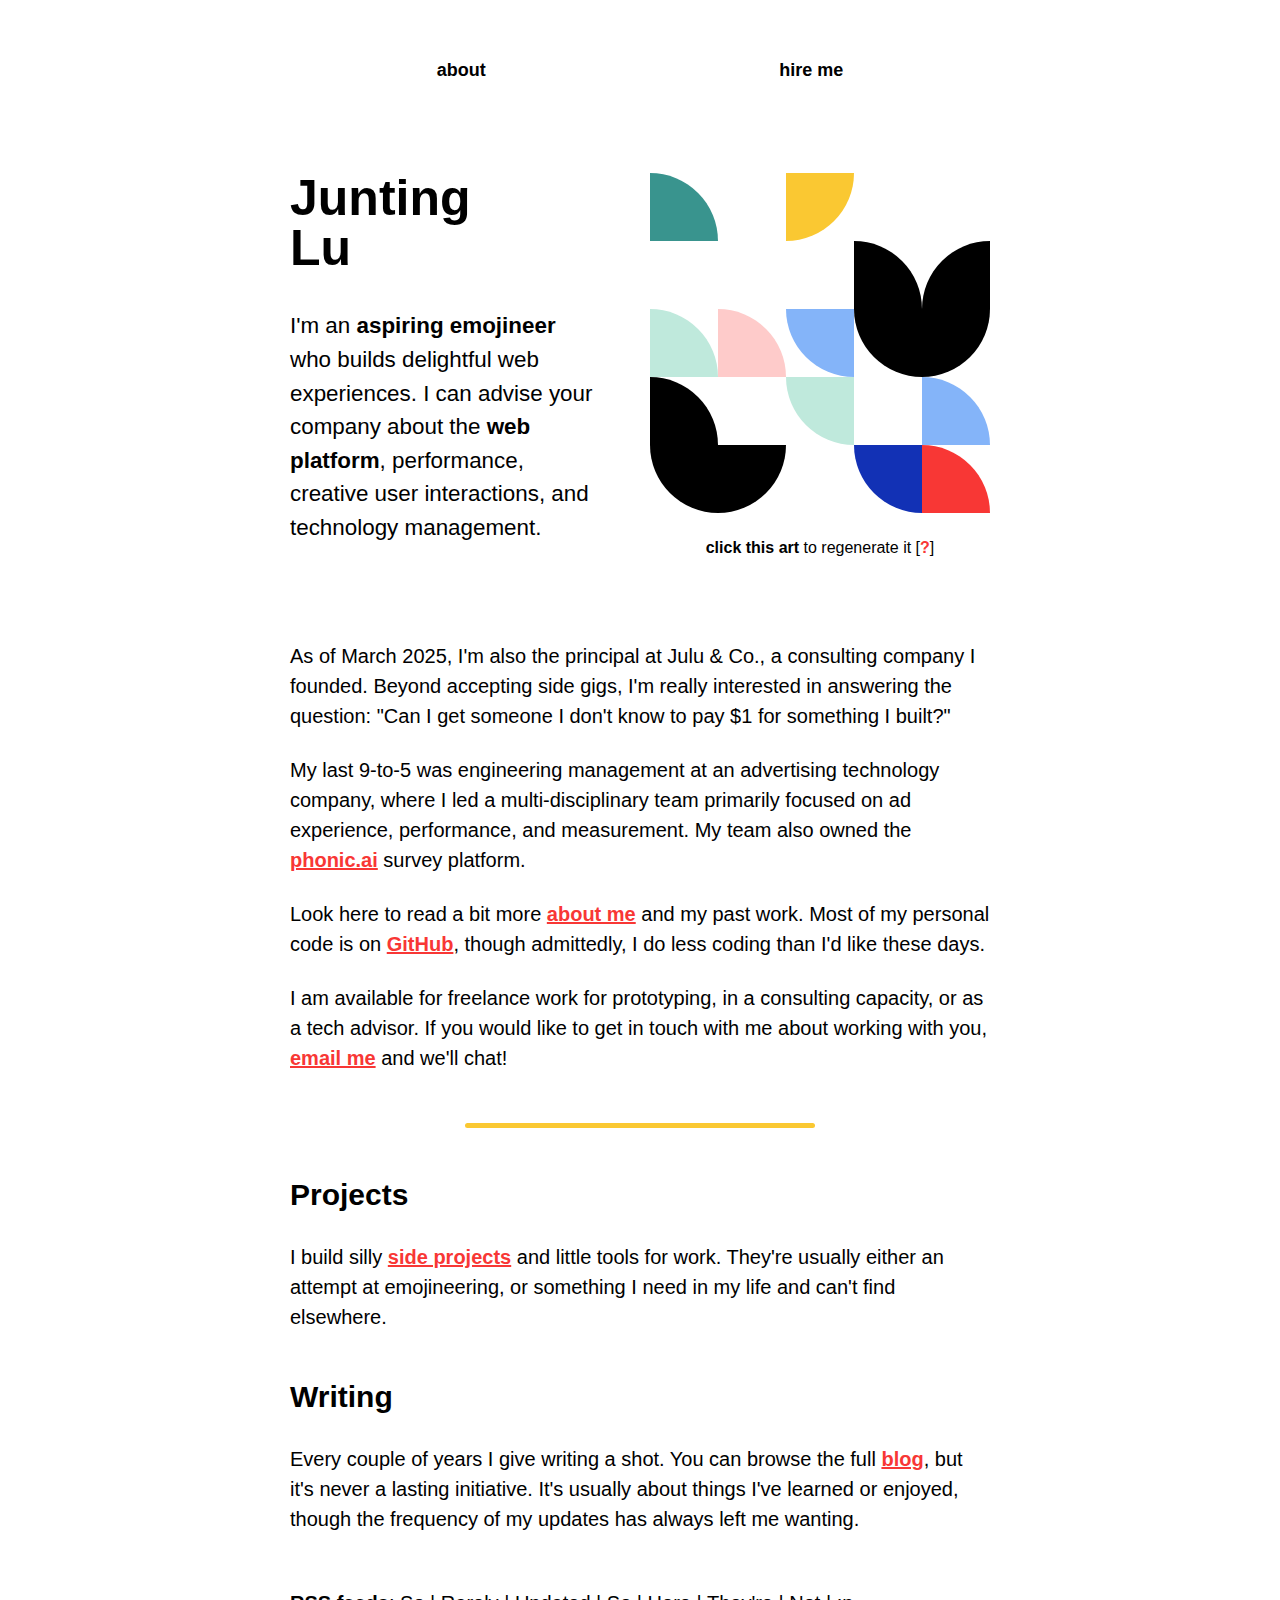
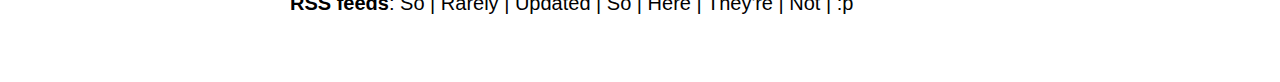
<file: index.html>
<!doctype html>
<html xmlns="http://www.w3.org/1999/xhtml" xml:lang="en" lang="en-us">

<head>
    <meta http-equiv="Content-Type" content="text/html; charset=UTF-8" />

    <title>whatsajunting?</title>
    <meta name="author" content="Junting" />
    <meta name="description" content="whatsajunting?" />
    <meta name="viewport" content="width=device-width, minimum-scale=1, initial-scale=1, user-scalable=yes" />
    <link rel="stylesheet" href="./css/base.css" type="text/css" media="screen, projection" />
    <link rel="shortcut icon" type="image/x-icon" href="/images/favicon.png" />
    <link rel="icon" type="image/png" href="/images/favicon.png" />
    <link rel="manifest" href="/manifest.json" />
    <meta name="theme-color" content="#7BE4D5" />
    <meta name="mobile-web-app-capable" content="yes" />
    <meta name="application-name" content="whatsajunting?" />
    <meta name="apple-mobile-web-app-capable" content="yes" />
    <meta name="apple-mobile-web-app-status-bar-style" content="black-translucent" />
    <meta name="apple-mobile-web-app-title" content="whatsajunting?" />
    <link rel="apple-touch-icon" sizes="192x192" href="/icons/icon-192x192.png" />

    <meta name="msapplication-TileImage" content="images/manifest/icon-192x192.png" />
    <meta name="msapplication-TileColor" content="#7BE4D5" />
    <meta name="msapplication-tap-highlight" content="no" />
    <meta property="og:type" content="website" />
    <meta property="og:site_name" content="my-app" />
    <meta property="og:image" content="icons/icon-192x192.png" />
    <link rel="preconnect" href="https://fonts.gstatic.com/" />
    <link href="./css/css2" rel="stylesheet" />
    <link type="text/css" rel="stylesheet" href="./css/pygments.css" />
</head>

<!-- Google tag (gtag.js) -->
<script async src="https://www.googletagmanager.com/gtag/js?id=G-FM28S8R0M4"></script>
<script>
    window.dataLayer = window.dataLayer || [];
    function gtag() { dataLayer.push(arguments); }
    gtag('js', new Date());

    gtag('config', 'G-FM28S8R0M4');
</script>

<body>
    <nav>
        <ul>
            <li id="home_link" class="og"><a href="/">🏠</a></li>
            <li><a href="/about.html">about</a></li>
            <li><a href="/work.html">hire me</a></li>
            <!-- <li><a href="/blog.html">posts</a></li> -->
            <!-- <li><a href="/projects.html">projects</a></li> -->
        </ul>
    </nav>

    <div class="splash">
        <div class="splash-wrapper">
            <div class="splash-copy">
                <h1>Junting <br />Lu</h1>
                <p>
                    I'm an <b>aspiring emojineer</b> who builds delightful
                    web experiences. I can advise your company about
                    the <b>web platform</b>, performance, creative user
                    interactions, and technology management.
                </p>
            </div>
            <div id="birbs">
                <canvas width="680" height="680" style="width: 340px; height: 340px"></canvas>
                <div class="birbs-legend">
                    <b>click this art</b> to regenerate it
                    <button>[<b>?</b>]</button>
                    <div class="birbs-note">
                        This is a little piece of art. It is randomly
                        generated every time you refresh the page. You can
                        also regenerate it however many times you want by
                        clicking on it. Every art is new!
                    </div>
                </div>
            </div>
        </div>
        <div class="dots"></div>
    </div>

    <section class="content">
        <style>
            #home_link {
                display: none !important;
            }
        </style>
        <p>
            As of March 2025, I'm also the principal at Julu & Co., a consulting company I founded.
            Beyond accepting side gigs, I'm really interested in answering the question:
            "Can I get someone I don't know to pay $1 for something I built?"
        </p>
        <p>
            My last 9-to-5 was engineering management at an advertising
            technology company, where I led a multi-disciplinary team
            primarily focused on ad experience, performance, and
            measurement. My team also owned the
            <a href="https://phonic.ai/">phonic.ai</a> survey platform.
        </p>
        <p>
            Look here to read a bit more <a href="/about">about me</a> and
            my past work. Most of my personal code is on
            <a href="https://github.com/gnitnuj">GitHub</a>, though
            admittedly, I do less coding than I'd like these days.
        </p>
        <p>
            I am available for freelance work for prototyping, in a
            consulting capacity, or as a tech advisor. If you would like to
            get in touch with me about working with you,
            <a href="mailto:junting.lu@gmail.com">email me</a> and we'll
            chat!
        </p>
        <hr />

        <h2>Projects</h2>
        <p>
            I build silly <a href="/projects">side projects</a> and little
            tools for work. They're usually either an attempt at
            emojineering, or something I need in my life and can't
            find elsewhere.
        </p>

        <h2>Writing</h2>
        <p>
            Every couple of years I give writing a shot. You can browse the
            full
            <a href="/blog">blog</a>, but it's never a lasting initiative.
            It's usually about things I've learned or enjoyed, though
            the frequency of my updates has always left me wanting.
        </p>
        <p>
            <br />
            <b>RSS feeds</b>: So | Rarely | Updated | So | Here | They're |
            Not | :p
        </p>
    </section>

    <script src="./js/birds.js"></script>

    <script>
        "use strict";

        // Load the pygments stylesheet so that it's not render blocking.
        var head = document.head;
        var link = document.createElement("link");
        link.type = "text/css";
        link.rel = "stylesheet";
        link.href = "/css/pygments.css";
        head.appendChild(link);
    </script>
</body>

</html>
</file>
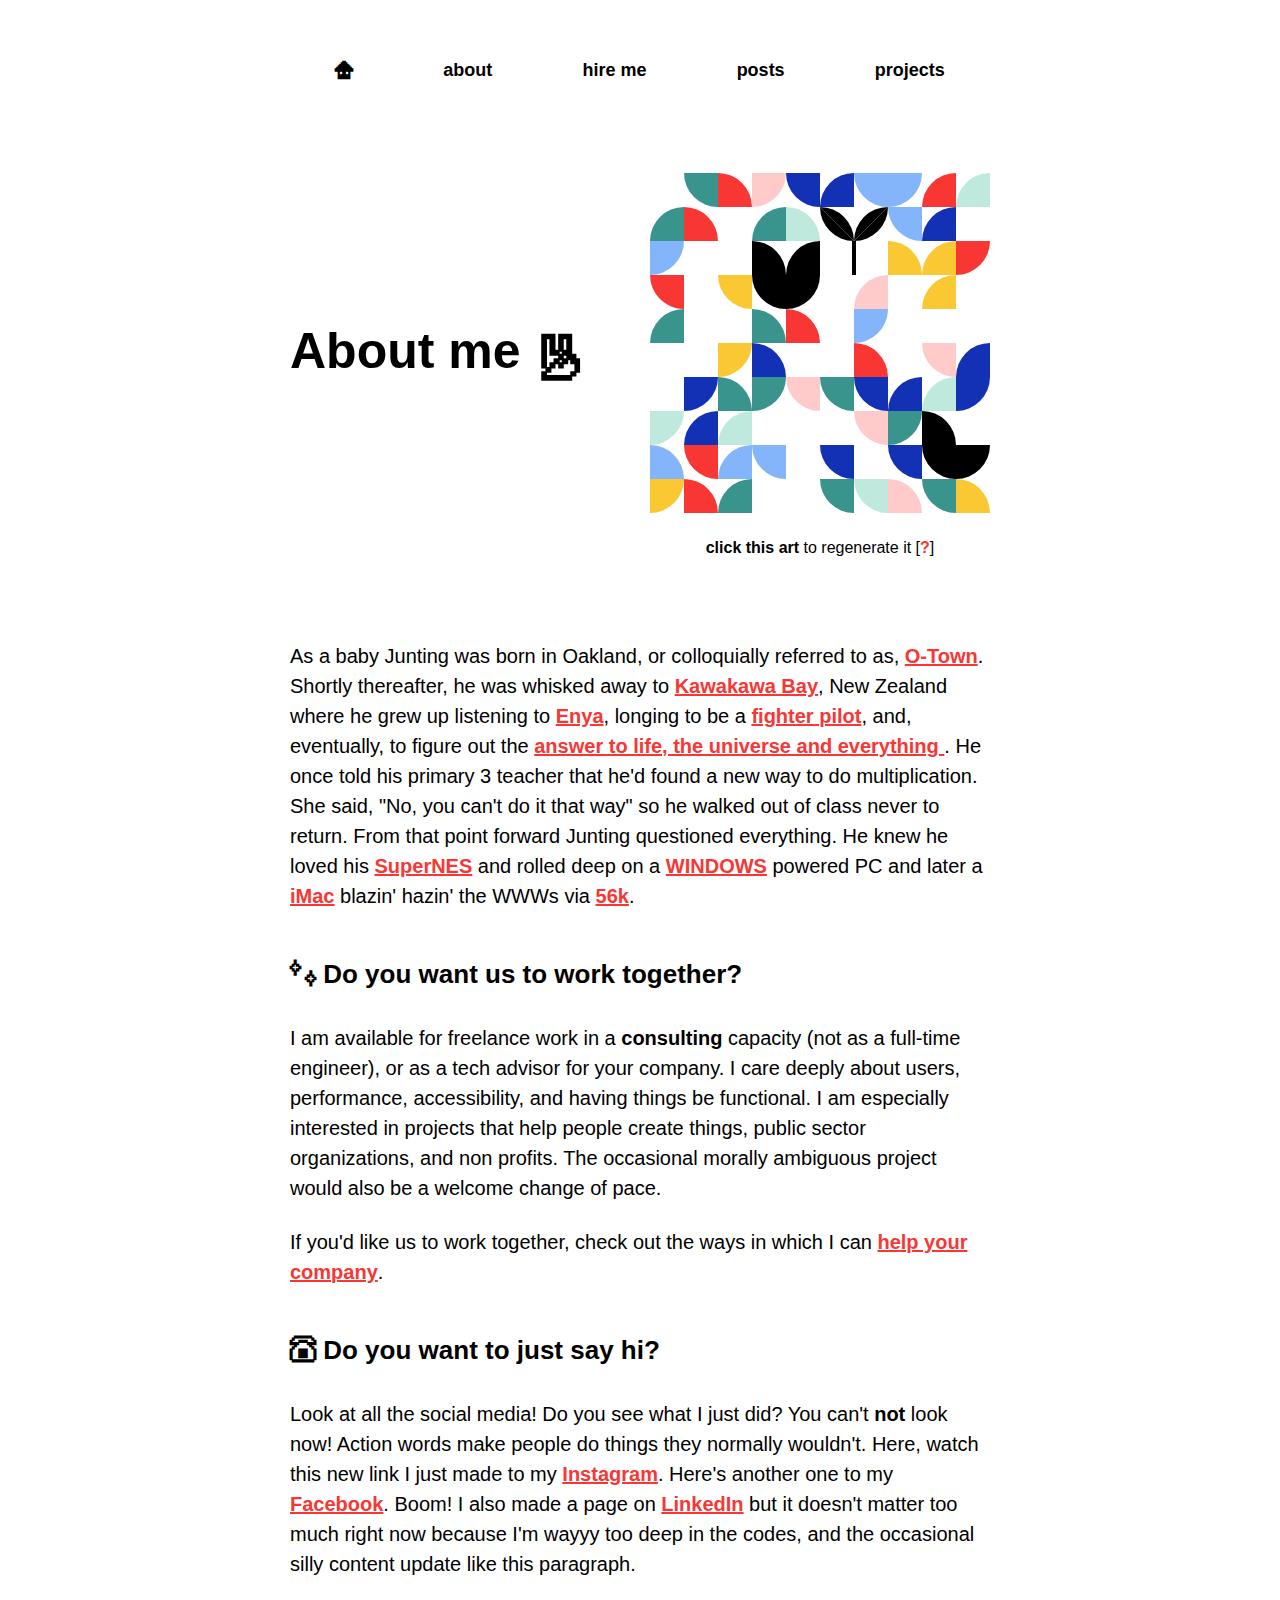
<file: about.html>
<!DOCTYPE html>
<!-- saved from url=(0024)./about/ -->
<html xmlns="http://www.w3.org/1999/xhtml" xml:lang="en" lang="en-us">
  <head>
    <meta http-equiv="Content-Type" content="text/html; charset=UTF-8" />

    <title>About – Junting</title>
    <meta name="author" content="Junting" />
    <meta name="description" content="whatsajunting?" />
    <meta
      name="viewport"
      content="width=device-width, minimum-scale=1, initial-scale=1, user-scalable=yes"
    />

    <link
      rel="stylesheet"
      href="../css/base.css"
      type="text/css"
      media="screen, projection"
    />
    <link rel="shortcut icon" type="image/x-icon" href="./images/favicon.png" />
    <link rel="icon" type="image/png" href="./images/favicon.png" />
    <link rel="manifest" href="./manifest.json" />

    <meta name="theme-color" content="#7BE4D5" />
    <meta name="mobile-web-app-capable" content="yes" />
    <meta name="application-name" content="whatsajunting?" />
    <meta name="apple-mobile-web-app-capable" content="yes" />
    <meta
      name="apple-mobile-web-app-status-bar-style"
      content="black-translucent"
    />
    <meta name="apple-mobile-web-app-title" content="whatsajunting?" />

    <link
      rel="apple-touch-icon"
      sizes="192x192"
      href="./icons/icon-192x192.png"
    />

    <meta
      name="msapplication-TileImage"
      content="images/manifest/icon-192x192.png"
    />
    <meta name="msapplication-TileColor" content="#7BE4D5" />
    <meta name="msapplication-tap-highlight" content="no" />

    <meta property="og:type" content="website" />
    <meta property="og:site_name" content="my-app" />
    <meta property="og:image" content="icons/icon-192x192.png" />
    <link rel="preconnect" href="https://fonts.gstatic.com/" />
    <link href="../css/css2" rel="stylesheet" />

    <!-- Google tag (gtag.js) -->
    <script
      async
      src="https://www.googletagmanager.com/gtag/js?id=G-5Y4Y4Q9GJ4"
    ></script>
    <script>
      window.dataLayer = window.dataLayer || [];
      function gtag() {
        dataLayer.push(arguments);
      }
      gtag('js', new Date());

      gtag('config', 'G-5Y4Y4Q9GJ4');
    </script>

    <link type="text/css" rel="stylesheet" href="../css/pygments.css" />
  </head>

  <body>
    <nav>
      <ul>
        <li id="home_link" class="og"><a href="/">🏠</a></li>
        <li><a href="/about.html">about</a></li>
        <li><a href="/work.html">hire me</a></li>
        <li><a href="/blog.html">posts</a></li>
        <li><a href="/projects.html">projects</a></li>
      </ul>
    </nav>
    <div class="splash">
      <div class="splash-wrapper">
        <div class="splash-copy">
          <h1>About me <span class="og">✌︎</span></h1>
          <p></p>
        </div>
        <div id="birbs">
          <canvas
            width="680"
            height="680"
            style="width: 340px; height: 340px"
          ></canvas>
          <div class="birbs-legend">
            <b>click this art</b> to regenerate it
            <button>[<b>?</b>]</button>
            <div class="birbs-note">
              This is a little piece of art. It is randomly generated every time
              you refresh the page. You can also regenerate it however many
              times you want by clicking on it. Every art is new!
            </div>
          </div>
        </div>
      </div>
      <div class="dots"></div>
    </div>
    <section class="content">
      <p>
        As a baby Junting was born in Oakland, or colloquially referred to as,
        <a href="https://www.youtube.com/watch?v=X_YiXpG1ql0">O-Town</a>.
        Shortly thereafter, he was whisked away to
        <a href="https://maps.app.goo.gl/5QHWGKypQTmTaYc5A"
          >Kawakawa Bay</a
        >, New Zealand where he grew up listening to
        <a href="https://www.youtube.com/watch?v=7wfYIMyS_dI">Enya</a>, longing
        to be a
        <a href="https://www.youtube.com/watch?v=HNR_HofJ_Fs">fighter pilot</a>,
        and, eventually, to figure out the
        <a
          href="https://www.google.com/search?q=answer+to+life,+the+universe+and+everything&amp;oq=answer+to+life,+the+universe+and+everything"
        >
          answer to life, the universe and everything </a
        >. He once told his primary 3 teacher that he&#39;d found a new way to
        do multiplication. She said, &quot;No, you can&#39;t do it that
        way&quot; so he walked out of class never to return. From that point
        forward Junting questioned everything. He knew he loved his
        <a
          href="https://www.youtube.com/watch?v=AacoxHFYvZw&amp;feature=related"
          >SuperNES</a
        >
        and rolled deep on a
        <a href="https://en.wikipedia.org/wiki/Windows_95">WINDOWS</a> powered
        PC and later a
        <a
          href="https://www.google.com/search?q=pink+imac+400mhz&amp;source=lnms&amp;tbm=isch&amp;sa=X&amp;ved=0ahUKEwidhL7x0b_bAhW3IDQIHYvQAiUQ_AUICygC&amp;biw=1422&amp;bih=1226"
          >iMac</a
        >
        blazin&#39; hazin&#39; the WWWs via
        <a href="https://www.youtube.com/watch?v=p8XKhCfsTts">56k</a>.
      </p>

      <h3><span class="og">✨ </span> Do you want us to work together?</h3>
      <p>
        I am available for freelance work in a <b>consulting</b> capacity (not
        as a full-time engineer), or as a tech advisor for your company. I care
        deeply about users, performance, accessibility, and having things be
        functional. I am especially interested in projects that help
        people create things, public sector organizations, and non profits. 
        The occasional morally ambiguous project would also be a welcome 
        change of pace.
      </p>
      <p>
        If you'd like us to work together, check out the ways in which I can
        <a href="./work.html">help your company</a>.
      </p>
      <p></p>
      <h3><span class="og">☎︎ </span> Do you want to just say hi?</h3>
      <p>
        Look at all the social media! Do you see what I just did? 
        You can&#39;t <b>not</b> look now! Action words make people do things they 
        normally wouldn&#39;t. Here, watch this new link I just made to my
        <a href="https://www.instagram.com/whatsajunting/">Instagram</a>.
        Here&#39;s another one to my
        <a href="https://www.facebook.com/juntinglu">Facebook</a>. Boom! I also
        made a page on
        <a href="https://www.linkedin.com/in/junting/">LinkedIn</a> but it
        doesn&#39;t matter too much right now because I&#39;m wayyy too deep
        in the codes, and the occasional silly content update like this
        paragraph.
      </p>
    </section>
    
    <script src="../js/birds.js"></script>

    <script>
      'use strict';

      // Load the pygments stylesheet so that it's not render blocking.
      var head = document.head;
      var link = document.createElement('link');
      link.type = 'text/css';
      link.rel = 'stylesheet';
      link.href = '/css/pygments.css';
      head.appendChild(link);
    </script>
  </body>
</html>
</file>
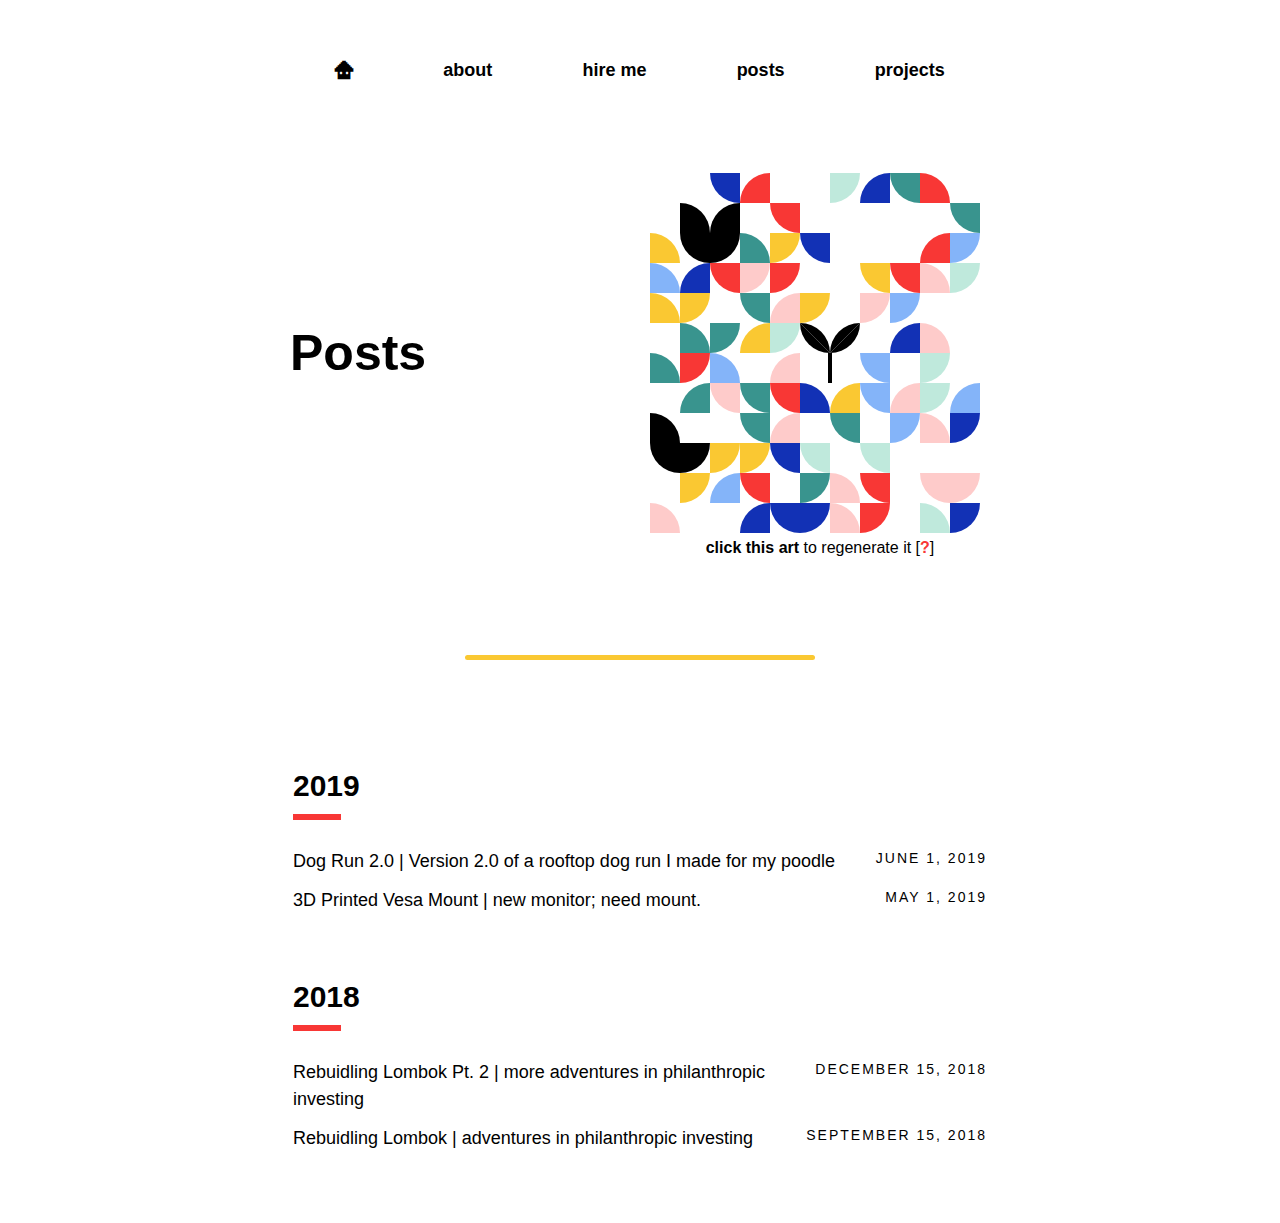
<file: blog.html>
<!DOCTYPE html>

<html xmlns="http://www.w3.org/1999/xhtml" xml:lang="en" lang="en-us">
  <head>
    <meta http-equiv="Content-Type" content="text/html; charset=UTF-8" />

    <title>Blog – Junting</title>
    <meta name="author" content="Junting" />
    <meta name="description" content="Junting&#39;s blog" />
    <meta
      name="viewport"
      content="width=device-width, minimum-scale=1, initial-scale=1, user-scalable=yes"
    />
    <link
      rel="stylesheet"
      href="./css/base.css"
      type="text/css"
      media="screen, projection"
    />
    <link rel="shortcut icon" type="image/x-icon" href="/images/favicon.png" />
    <link rel="icon" type="image/png" href="/images/favicon.png" />
    <link rel="manifest" href="/manifest.json" />

    <meta name="theme-color" content="#7BE4D5" />

    <meta name="mobile-web-app-capable" content="yes" />
    <meta name="application-name" content="Junting&#39;s blog" />

    <meta name="apple-mobile-web-app-capable" content="yes" />
    <meta
      name="apple-mobile-web-app-status-bar-style"
      content="black-translucent"
    />
    <meta name="apple-mobile-web-app-title" content="Junting&#39;s blog" />

    <link
      rel="apple-touch-icon"
      sizes="192x192"
      href="icons/icon-192x192.png"
    />

    <meta
      name="msapplication-TileImage"
      content="images/manifest/icon-192x192.png"
    />
    <meta name="msapplication-TileColor" content="#7BE4D5" />
    <meta name="msapplication-tap-highlight" content="no" />

    <meta property="og:type" content="website" />
    <meta property="og:site_name" content="my-app" />
    <meta property="og:image" content="icons/icon-192x192.png" />
    <link rel="preconnect" href="https://fonts.gstatic.com/" />
    <link href="./css/css2" rel="stylesheet" />
  </head>

  <!-- Google tag (gtag.js) -->
  <script
    async
    src="https://www.googletagmanager.com/gtag/js?id=G-5Y4Y4Q9GJ4"
  ></script>
  <script>
    window.dataLayer = window.dataLayer || [];
    function gtag() {
      dataLayer.push(arguments);
    }
    gtag('js', new Date());

    gtag('config', 'G-5Y4Y4Q9GJ4');
  </script>

  <body>
    <nav>
      <ul>
        <li id="home_link" class="og"><a href="/">🏠</a></li>
        <li><a href="/about.html">about</a></li>
        <li><a href="/work.html">hire me</a></li>
        <li><a href="/blog.html">posts</a></li>
        <li><a href="/projects.html">projects</a></li>
      </ul>
    </nav>

    <div class="splash">
      <div class="splash-wrapper">
        <div class="splash-copy">
          <h1>Posts</h1>
          <p></p>
        </div>
        <div id="birbs">
          <canvas
            width="680"
            height="680"
            style="width: 340px; height: 340px"
          ></canvas>
          <div class="birbs-legend">
            <b>click this art</b> to regenerate it
            <button>[<b>?</b>]</button>
            <div class="birbs-note">
              This is little piece of art. It is randomly generated every time
              you refresh the page. You can also regenerate it however many
              times you want by clicking on it. Every art is new!
            </div>
          </div>
        </div>
      </div>
      <div class="dots"></div>
    </div>

    <section class="content">
      <hr />
      <ul class="listing fancy table">
        <li>
          <h2 class="with-butt">2019</h2>
        </li>
        <li>
          <a href="/posts/dog-run-2/"
            >Dog Run 2.0 | Version 2.0 of a rooftop dog run I made for my
            poodle</a
          >
          <span>June 1, 2019</span>
        </li>
        <li>
          <a href="/posts/3d-printed-vesa-mount/"
            >3D Printed Vesa Mount | new monitor; need mount.</a
          >
          <span>May 1, 2019</span>
        </li>
        <li>
          <h2 class="with-butt">2018</h2>
        </li>
        <li>
          <a href="/posts/rebuilding-lombok-2/"
            >Rebuidling Lombok Pt. 2 | more adventures in philanthropic
            investing</a
          >
          <span>December 15, 2018</span>
        </li>
        <li>
          <a href="/posts/rebuilding-lombok/"
            >Rebuidling Lombok | adventures in philanthropic investing</a
          >
          <span>September 15, 2018</span>
        </li>
      </ul>
    </section>

    <script src="./js/birds.js"></script>

    <script>
      'use strict';

      // Load the pygments stylesheet so that it's not render blocking.
      var head = document.head;
      var link = document.createElement('link');
      link.type = 'text/css';
      link.rel = 'stylesheet';
      link.href = '/css/pygments.css';
      head.appendChild(link);
    </script>
  </body>
</html>
</file>
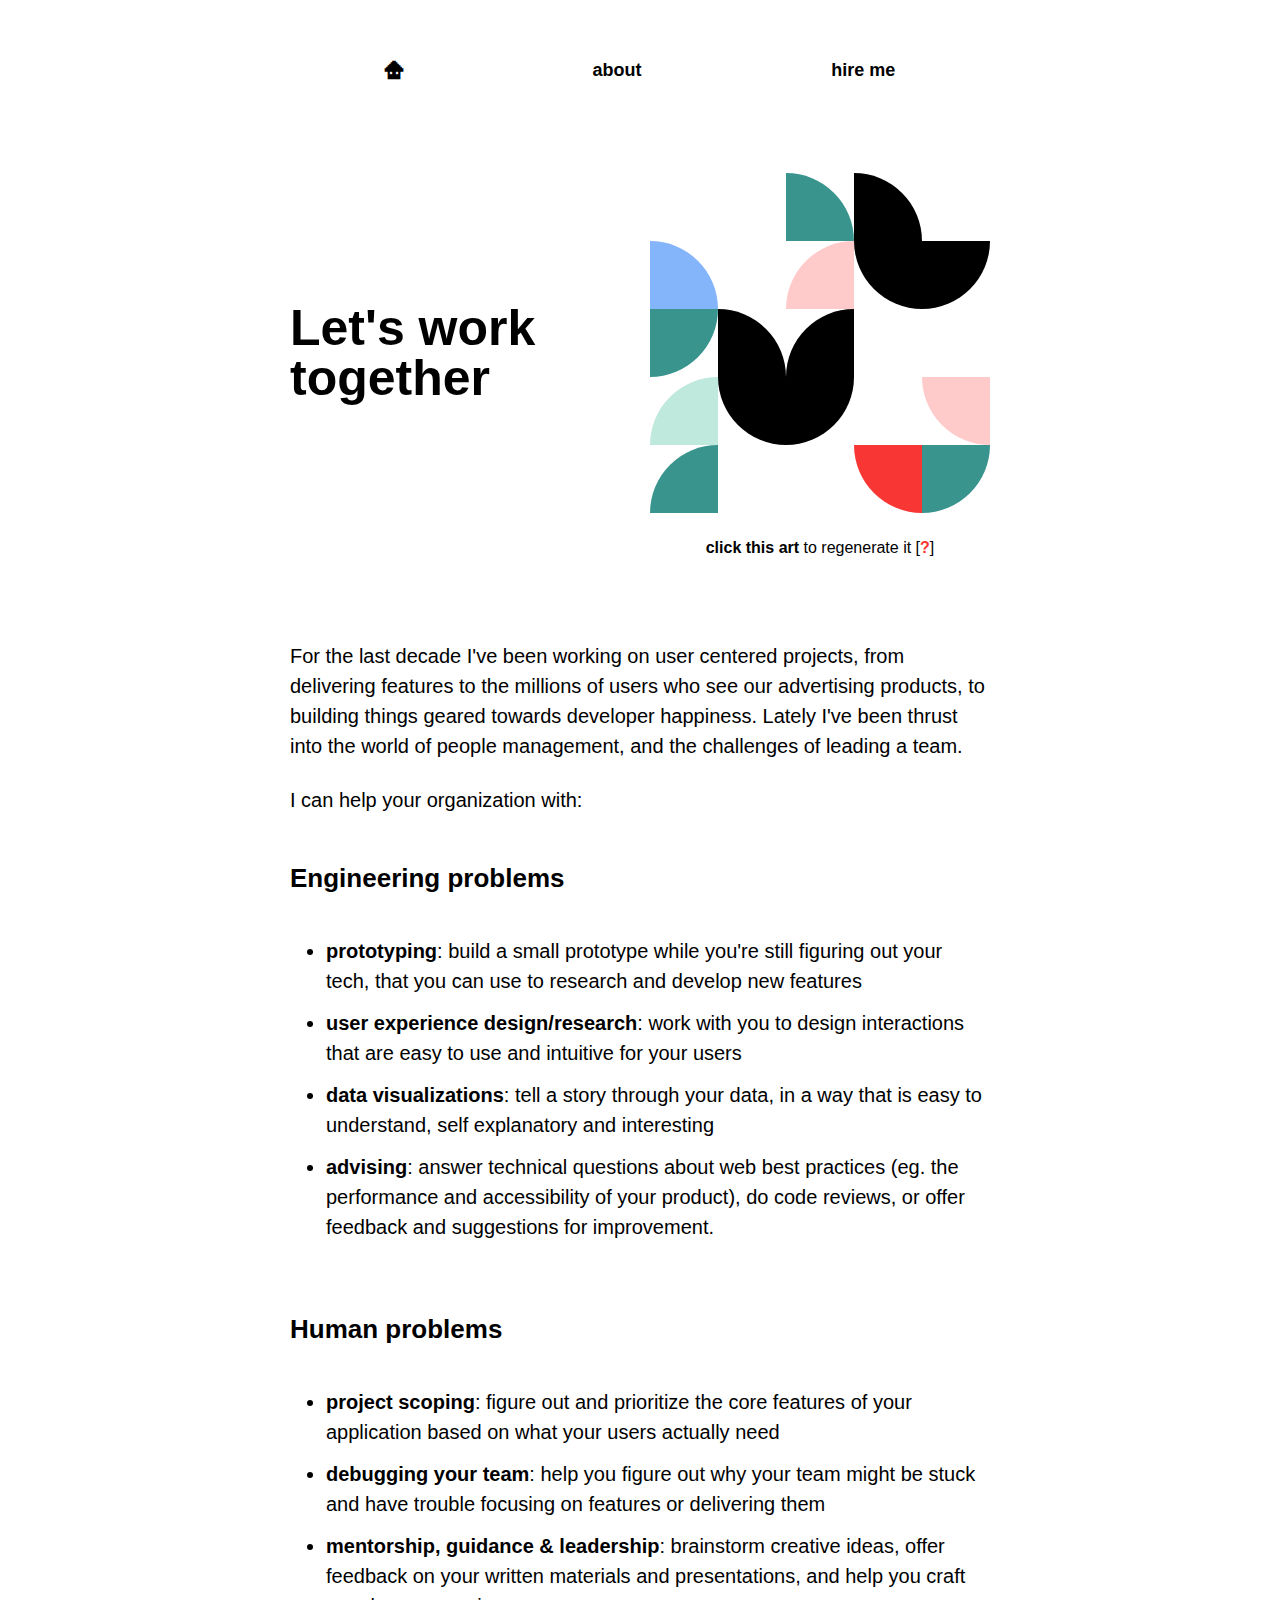
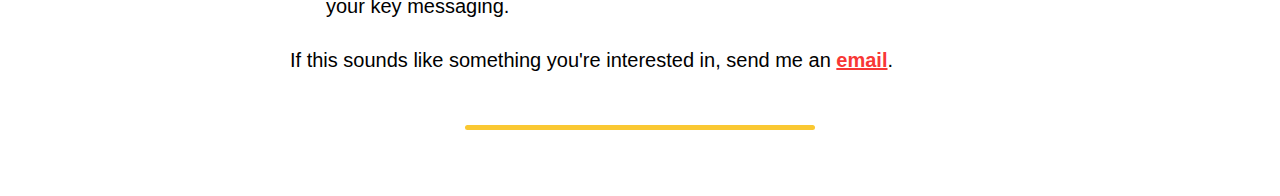
<file: work.html>
<!DOCTYPE html>
<html xmlns="http://www.w3.org/1999/xhtml" xml:lang="en" lang="en-us">
  <head>
    <meta http-equiv="Content-Type" content="text/html; charset=UTF-8" />

    <title>Work – Junting</title>
    <meta name="author" content="Junting" />
    <meta name="description" content="whatsajunting?" />
    <meta
      name="viewport"
      content="width=device-width, minimum-scale=1, initial-scale=1, user-scalable=yes"
    />
    <link
      rel="stylesheet"
      href="./css/base.css"
      type="text/css"
      media="screen, projection"
    />
    <link
      rel="shortcut icon"
      type="image/x-icon"
      href="./images/favicon.png"
    />
    <link rel="icon" type="image/png" href="./images/favicon.png" />
    <link rel="manifest" href="./manifest.json" />

    <meta name="theme-color" content="#7BE4D5" />

    <meta name="mobile-web-app-capable" content="yes" />
    <meta name="application-name" content="whatsajunting?" />

    <meta name="apple-mobile-web-app-capable" content="yes" />
    <meta
      name="apple-mobile-web-app-status-bar-style"
      content="black-translucent"
    />
    <meta name="apple-mobile-web-app-title" content="whatsajunting?" />

    <link
      rel="apple-touch-icon"
      sizes="192x192"
      href="./icons/icon-192x192.png"
    />

    <meta
      name="msapplication-TileImage"
      content="images/manifest/icon-192x192.png"
    />
    <meta name="msapplication-TileColor" content="#7BE4D5" />
    <meta name="msapplication-tap-highlight" content="no" />

    <meta property="og:type" content="website" />
    <meta property="og:site_name" content="my-app" />
    <meta property="og:image" content="icons/icon-192x192.png" />
    <link rel="preconnect" href="https://fonts.gstatic.com/" />
    <link href="./css/css2" rel="stylesheet" />

    <!-- Google tag (gtag.js) -->
    <script
      async
      src="https://www.googletagmanager.com/gtag/js?id=G-5Y4Y4Q9GJ4"
    ></script>
    <script>
      window.dataLayer = window.dataLayer || [];
      function gtag() {
        dataLayer.push(arguments);
      }
      gtag('js', new Date());

      gtag('config', 'G-5Y4Y4Q9GJ4');
    </script>
    <link type="text/css" rel="stylesheet" href="./css/pygments.css" />
  </head>

  <body>
    <nav>
      <ul>
        <li id="home_link" class="og"><a href="/">🏠</a></li>
        <li><a href="/about.html">about</a></li>
        <li><a href="/work.html">hire me</a></li>
        <!-- <li><a href="/blog.html">posts</a></li>
        <li><a href="/projects.html">projects</a></li> -->
      </ul>
    </nav>
    <div class="splash">
      <div class="splash-wrapper">
        <div class="splash-copy">
          <h1>Let's work together</h1>
          <p></p>
        </div>
        <div id="birbs">
          <canvas
            width="680"
            height="680"
            style="width: 340px; height: 340px"
          ></canvas>
          <div class="birbs-legend">
            <b>click this art</b> to regenerate it
            <button>[<b>?</b>]</button>
            <div class="birbs-note">
              This is a little piece of art. It is randomly generated every time
              you refresh the page. You can also regenerate it however many
              times you want by clicking on it. Every art is new!
            </div>
          </div>
        </div>
      </div>
      <div class="dots"></div>
    </div>
    <section class="content">
      <p>
        For the last decade I've been working on user centered projects, from
        delivering features to the millions of users who see our advertising
        products, to building things geared towards developer happiness.
        Lately I've been thrust into the world of people management, and the
        challenges of leading a team.
      </p>
      <p>I can help your organization with:</p>
      <h3>Engineering problems</h3>
      <ul>
        <li>
          <b>prototyping</b>: build a small prototype while you're still
          figuring out your tech, that you can use to research and develop new
          features
        </li>
        <li>
          <b>user experience design/research</b>: work with you to design
          interactions that are easy to use and intuitive for your users
        </li>
        <li>
          <b>data visualizations</b>: tell a story through your data, in a way
          that is easy to understand, self explanatory and interesting
        </li>
        <li>
          <b>advising</b>: answer technical questions about web best practices
          (eg. the performance and accessibility of your product), do code
          reviews, or offer feedback and suggestions for improvement.
        </li>
      </ul>
      <h3>Human problems</h3>
      <ul>
        <li>
          <b>project scoping</b>: figure out and prioritize the core features of
          your application based on what your users actually need
        </li>
        <li>
          <b>debugging your team</b>: help you figure out why your team might be
          stuck and have trouble focusing on features or delivering them
        </li>
        <li>
          <b>mentorship, guidance &amp; leadership</b>: brainstorm creative
          ideas, offer feedback on your written materials and presentations, and
          help you craft your key messaging.
        </li>
      </ul>
      <p>
        If this sounds like something you're interested in, send me an
        <a href="mailto:junting.lu@gmail.com">email</a>.
      </p>
      <hr />
    </section>
    <script src="./js/birds.js"></script>

    <script>
      'use strict';

      // Load the pygments stylesheet so that it's not render blocking.
      var head = document.head;
      var link = document.createElement('link');
      link.type = 'text/css';
      link.rel = 'stylesheet';
      link.href = '/css/pygments.css';
      head.appendChild(link);
    </script>
  </body>
</html>
</file>
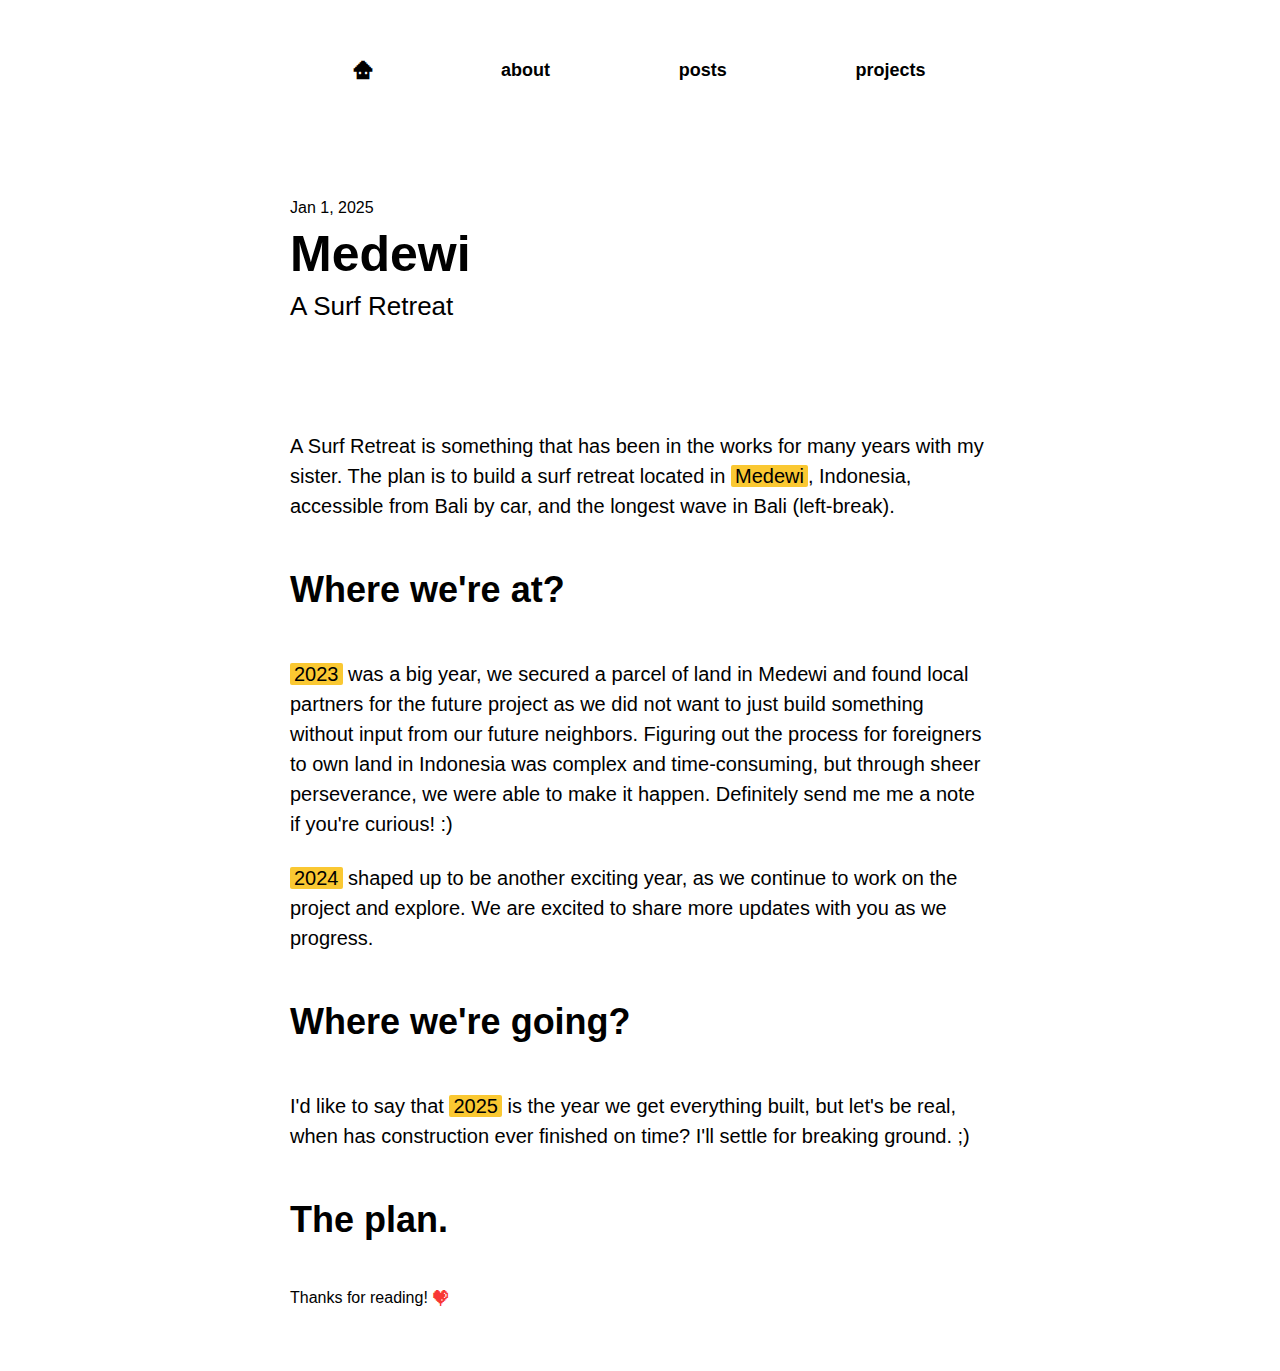
<file: posts/medewi-surf-retreat.html>
<!doctype html>
<html xmlns="http://www.w3.org/1999/xhtml" xml:lang="en" lang="en-us">
    <head>
        <meta http-equiv="Content-Type" content="text/html; charset=UTF-8" />

        <title>Medewi Surf Retreat</title>
        <meta name="author" content="Junting" />
        <meta name="description" content="Junting&#39;s blog" />
        <meta
            name="viewport"
            content="width=device-width, minimum-scale=1, initial-scale=1, user-scalable=yes"
        />
        <link
            rel="stylesheet"
            href="../css/base.css"
            type="text/css"
            media="screen, projection"
        />
        <link
            rel="shortcut icon"
            type="image/x-icon"
            href="../images/favicon.png"
        />
        <link rel="icon" type="image/png" href="../images/favicon.png" />
        <link rel="manifest" href="../manifest.json" />

        <meta name="theme-color" content="#7BE4D5" />

        <meta name="mobile-web-app-capable" content="yes" />
        <meta name="application-name" content="Junting&#39;s blog" />

        <meta name="apple-mobile-web-app-capable" content="yes" />
        <meta
            name="apple-mobile-web-app-status-bar-style"
            content="black-translucent"
        />
        <meta name="apple-mobile-web-app-title" content="Junting&#39;s blog" />

        <link
            rel="apple-touch-icon"
            sizes="192x192"
            href="../icons/icon-192x192.png"
        />

        <meta
            name="msapplication-TileImage"
            content="../images/manifest/icon-192x192.png"
        />
        <meta name="msapplication-TileColor" content="#7BE4D5" />
        <meta name="msapplication-tap-highlight" content="no" />

        <meta property="og:type" content="website" />
        <meta property="og:site_name" content="my-app" />
        <meta property="og:image" content="../icons/icon-192x192.png" />
        <link rel="preconnect" href="https://fonts.gstatic.com/" />
        <link href="../css/css2" rel="stylesheet" />

        <!-- Google tag (gtag.js) -->
        <script
            async
            src="https://www.googletagmanager.com/gtag/js?id=G-5Y4Y4Q9GJ4"
        ></script>
        <script>
            window.dataLayer = window.dataLayer || [];
            function gtag() {
                dataLayer.push(arguments);
            }
            gtag("js", new Date());

            gtag("config", "G-5Y4Y4Q9GJ4");
        </script>

        <link type="text/css" rel="stylesheet" href="../css/pygments.css" />
    </head>

    <body>
        <nav>
            <ul>
                <li id="home_link" class="og"><a href="/">🏠</a></li>
                <li><a href="/about">about</a></li>
                <li><a href="/blog">posts</a></li>
                <li><a href="/projects">projects</a></li>
            </ul>
        </nav>
        <div class="splash short">
            <div class="splash-wrapper">
                <div>
                    <section class="byline">Jan 1, 2025</section>
                    <div>
                        <h1>
                            <a href="/posts/medewi-surf-retreat/">Medewi</a>
                        </h1>
                        <div class="subtitle">A Surf Retreat</div>
                    </div>
                    <!-- <img
                        style="width: 100%; padding-top: var(--spacing-l)"
                        alt="post header image"
                        src="../css/header.webp"
                    /> -->
                </div>
            </div>
        </div>

        <section class="content">
            <p>
                A Surf Retreat is something that has been in the works for many
                years with my sister. The plan is to build a surf retreat
                located in <span class="hilite">Medewi</span>, Indonesia,
                accessible from Bali by car, and the longest wave in Bali
                (left-break).
            </p>

            <h1 id="where-at">Where we're at?</h1>
            <p>
                <span class="hilite">2023</span> was a big year, we secured a
                parcel of land in Medewi and found local partners for the future
                project as we did not want to just build something without input
                from our future neighbors. Figuring out the process for
                foreigners to own land in Indonesia was complex and
                time-consuming, but through sheer perseverance, we were able to
                make it happen. Definitely send me me a note if you're curious!
                :)
            </p>

            <p>
                <span class="hilite">2024</span> shaped up to be another
                exciting year, as we continue to work on the project and
                explore. We are excited to share more updates with you as we
                progress.
            </p>

            <h1 id="where-to">Where we're going?</h1>
            <p>
                I'd like to say that <span class="hilite">2025</span> is the
                year we get everything built, but let's be real, when has
                construction ever finished on time? I'll settle for breaking
                ground. ;)
            </p>

            <h1 id="where-to">The plan.</h1>

            <div id="adobe-dc-view"></div>
            <script src="https://acrobatservices.adobe.com/view-sdk/viewer.js"></script>
            <script type="text/javascript">
                document.addEventListener(
                    "adobe_dc_view_sdk.ready",
                    function () {
                        var adobeDCView = new AdobeDC.View({
                            clientId: "c9b488873076454c8f0a0db630c39dd4",
                            divId: "adobe-dc-view",
                        });
                        adobeDCView.previewFile(
                            {
                                content: {
                                    location: {
                                        url: "../images/Medewi-Plans.pdf",
                                    },
                                },
                                metaData: { fileName: "Medewi-Plans.pdf" },
                            },
                            { embedMode: "SIZED_CONTAINER" },
                        );
                    },
                );
            </script>
        </section>

        <div class="footer">
            <div class="thanks">
                <span
                    >Thanks for reading!
                    <span class="og" style="color: var(--red)">❤︎</span></span
                >
            </div>
        </div>

        <script>
            "use strict";

            // Load the pygments stylesheet so that it's not render blocking.
            var head = document.head;
            var link = document.createElement("link");
            link.type = "text/css";
            link.rel = "stylesheet";
            link.href = "/css/pygments.css";
            head.appendChild(link);
        </script>
    </body>
</html>
</file>
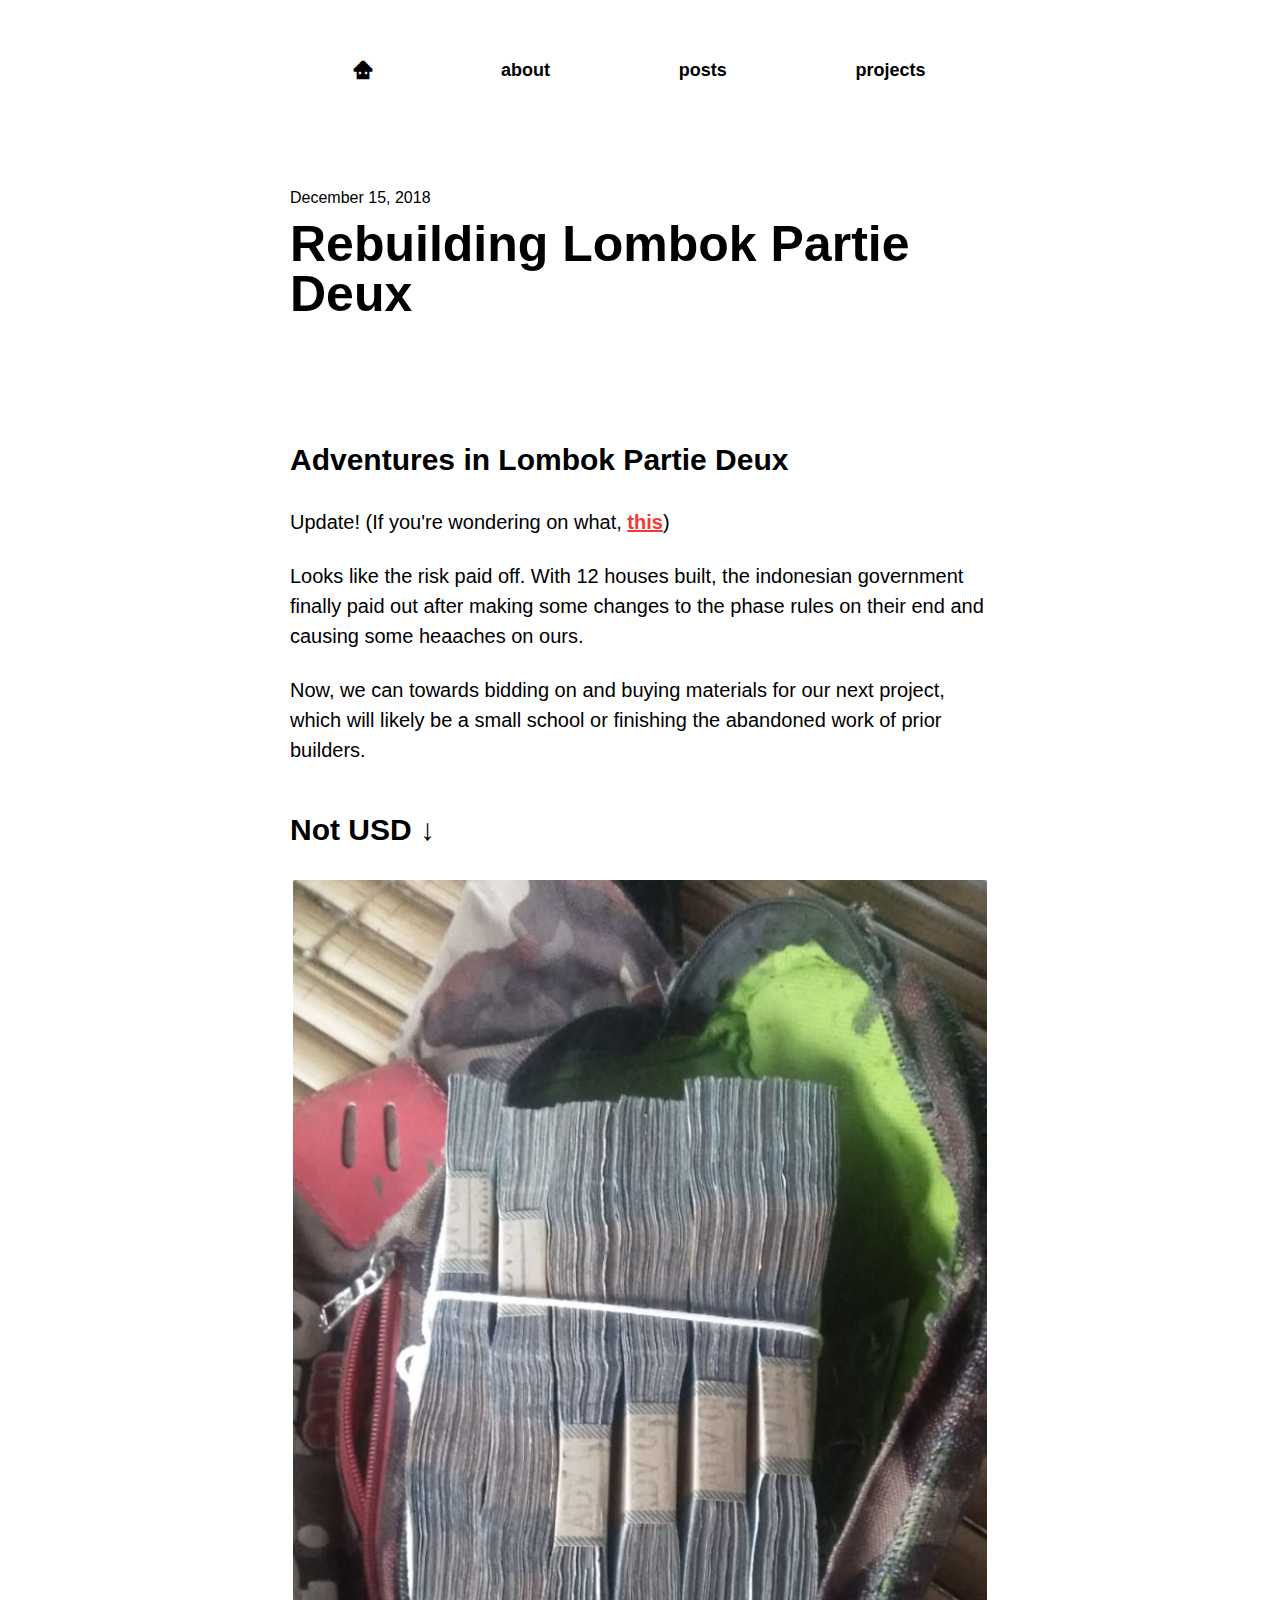
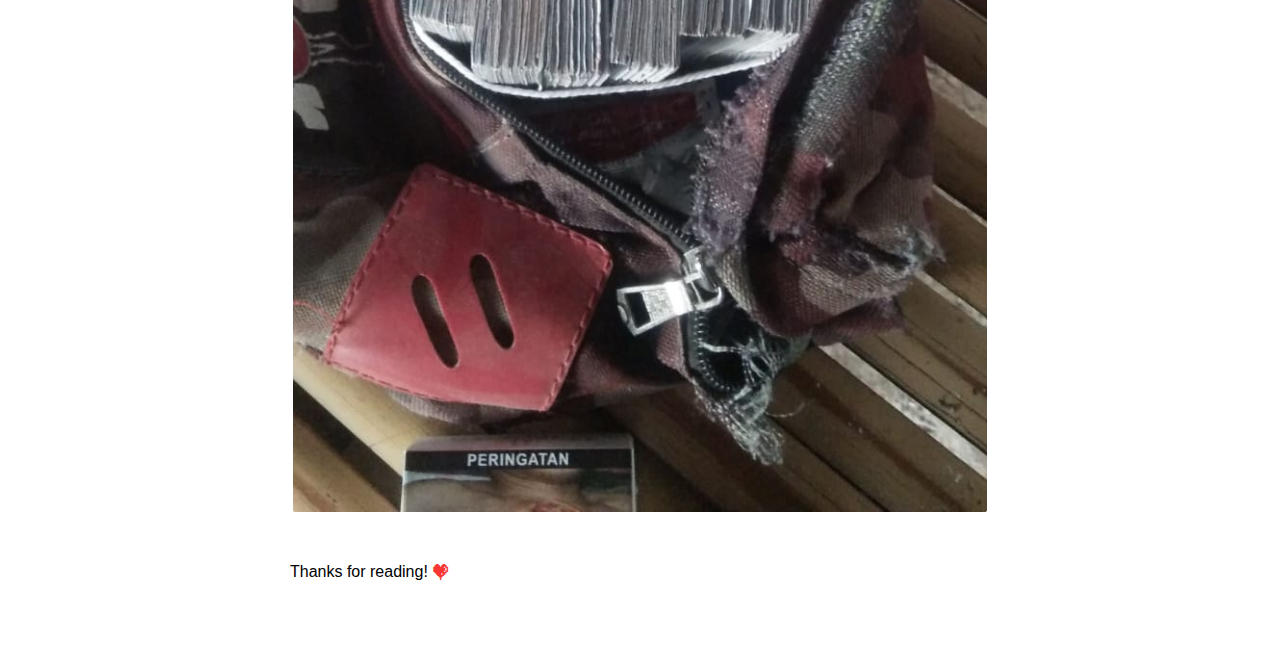
<file: posts/rebuilding-lombok-2.html>
<!DOCTYPE html>
<html xmlns="http://www.w3.org/1999/xhtml" xml:lang="en" lang="en-us">
  <head>
    <meta http-equiv="Content-Type" content="text/html; charset=UTF-8" />

    <title>Rebuilding Lombok Partie Deux</title>
    <meta name="author" content="Junting" />
    <meta name="description" content="Junting&#39;s blog" />
    <meta
      name="viewport"
      content="width=device-width, minimum-scale=1, initial-scale=1, user-scalable=yes"
    />
    <link
      rel="stylesheet"
      href="../css/base.css"
      type="text/css"
      media="screen, projection"
    />
    <link
      rel="shortcut icon"
      type="image/x-icon"
      href="../images/favicon.png"
    />
    <link rel="icon" type="image/png" href="../images/favicon.png" />
    <link rel="manifest" href="../manifest.json" />

    <meta name="theme-color" content="#7BE4D5" />

    <meta name="mobile-web-app-capable" content="yes" />
    <meta name="application-name" content="Junting&#39;s blog" />

    <meta name="apple-mobile-web-app-capable" content="yes" />
    <meta
      name="apple-mobile-web-app-status-bar-style"
      content="black-translucent"
    />
    <meta name="apple-mobile-web-app-title" content="Junting&#39;s blog" />

    <link
      rel="apple-touch-icon"
      sizes="192x192"
      href="../icons/icon-192x192.png"
    />

    <meta
      name="msapplication-TileImage"
      content="../images/manifest/icon-192x192.png"
    />
    <meta name="msapplication-TileColor" content="#7BE4D5" />
    <meta name="msapplication-tap-highlight" content="no" />

    <meta property="og:type" content="website" />
    <meta property="og:site_name" content="my-app" />
    <meta property="og:image" content="../icons/icon-192x192.png" />
    <link rel="preconnect" href="https://fonts.gstatic.com/" />
    <link href="../css/css2" rel="stylesheet" />

    <!-- Google tag (gtag.js) -->
    <script
      async
      src="https://www.googletagmanager.com/gtag/js?id=G-5Y4Y4Q9GJ4"
    ></script>
    <script>
      window.dataLayer = window.dataLayer || [];
      function gtag() {
        dataLayer.push(arguments);
      }
      gtag('js', new Date());

      gtag('config', 'G-5Y4Y4Q9GJ4');
    </script>

    <link type="text/css" rel="stylesheet" href="../css/pygments.css" />
  </head>

  <body>
    <nav>
      <ul>
        <li id="home_link" class="og"><a href="/">🏠</a></li>
        <li><a href="/about">about</a></li>
        <li><a href="/blog">posts</a></li>
        <li><a href="/projects">projects</a></li>
      </ul>
    </nav>
    <div class="splash short">
      <div class="splash-wrapper">
        <div>
          <section class="byline">December 15, 2018</section>
          <div>
            <h1>
              <a href="/posts/post-url/">Rebuilding Lombok Partie Deux</a>
            </h1>
            <!-- <div class="subtitle">
              Subtitle
            </div> -->
          </div>
          <!-- <img
            style="width: 100%; padding-top: var(--spacing-l)"
            alt="post header image"
            src="../css/header.webp"
          /> -->
        </div>
      </div>
    </div>

    <section class="content">
      <h2>Adventures in Lombok Partie Deux</h2>

      <p>
        Update! (If you're wondering on what,
        <a href="/posts/rebuilding-lombok">this</a>)
      </p>

      <p>
        Looks like the risk paid off. With 12 houses built, the indonesian
        government finally paid out after making some changes to the phase rules
        on their end and causing some heaaches on ours.
      </p>

      <p>
        Now, we can towards bidding on and buying materials for our next
        project, which will likely be a small school or finishing the abandoned
        work of prior builders.
      </p>

      <h2>Not USD ↓</h2>

      <img src="/images/lombok-moolah.jpg" alt="Half Built House" />
    </section>

    <div class="footer">
      <div class="thanks">
        <span
          >Thanks for reading!
          <span class="og" style="color: var(--red)">❤︎</span></span
        >
      </div>
    </div>

    <script>
      'use strict';

      // Load the pygments stylesheet so that it's not render blocking.
      var head = document.head;
      var link = document.createElement('link');
      link.type = 'text/css';
      link.rel = 'stylesheet';
      link.href = '/css/pygments.css';
      head.appendChild(link);
    </script>
  </body>
</html>
</file>
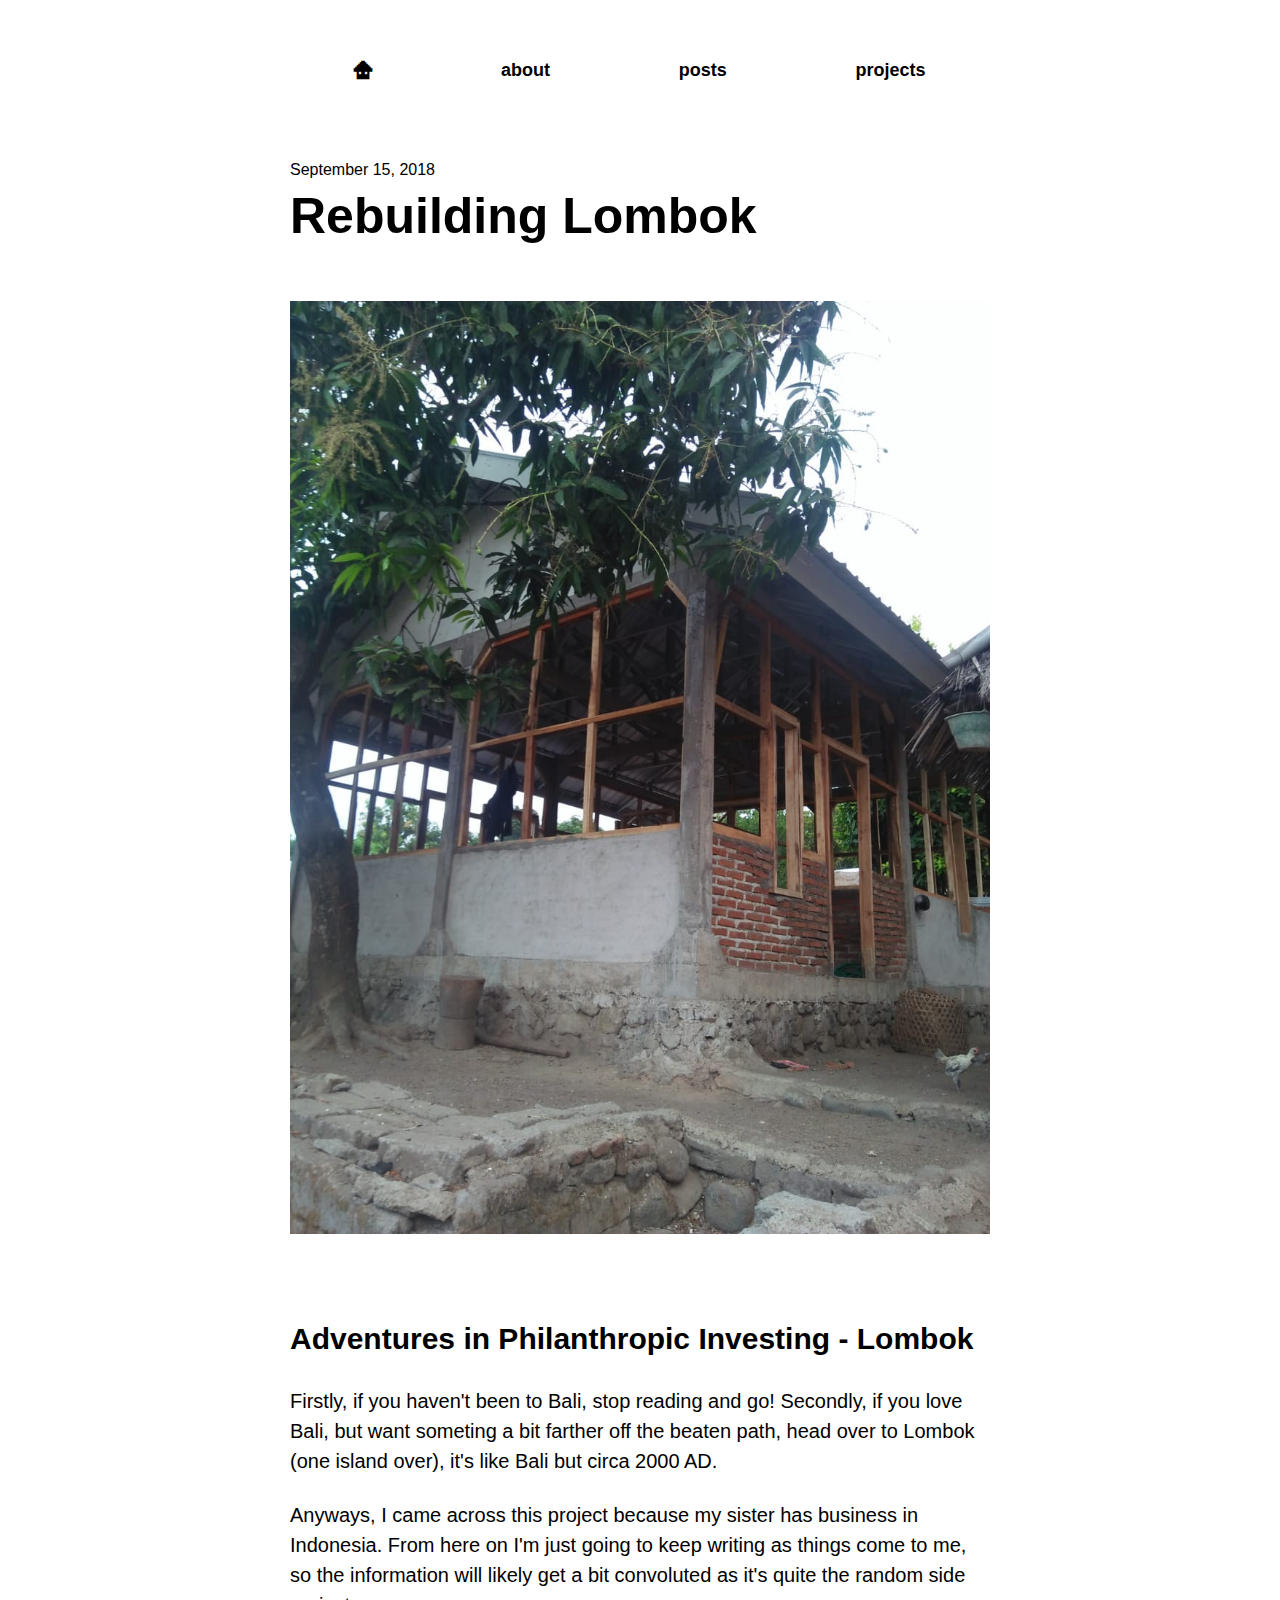
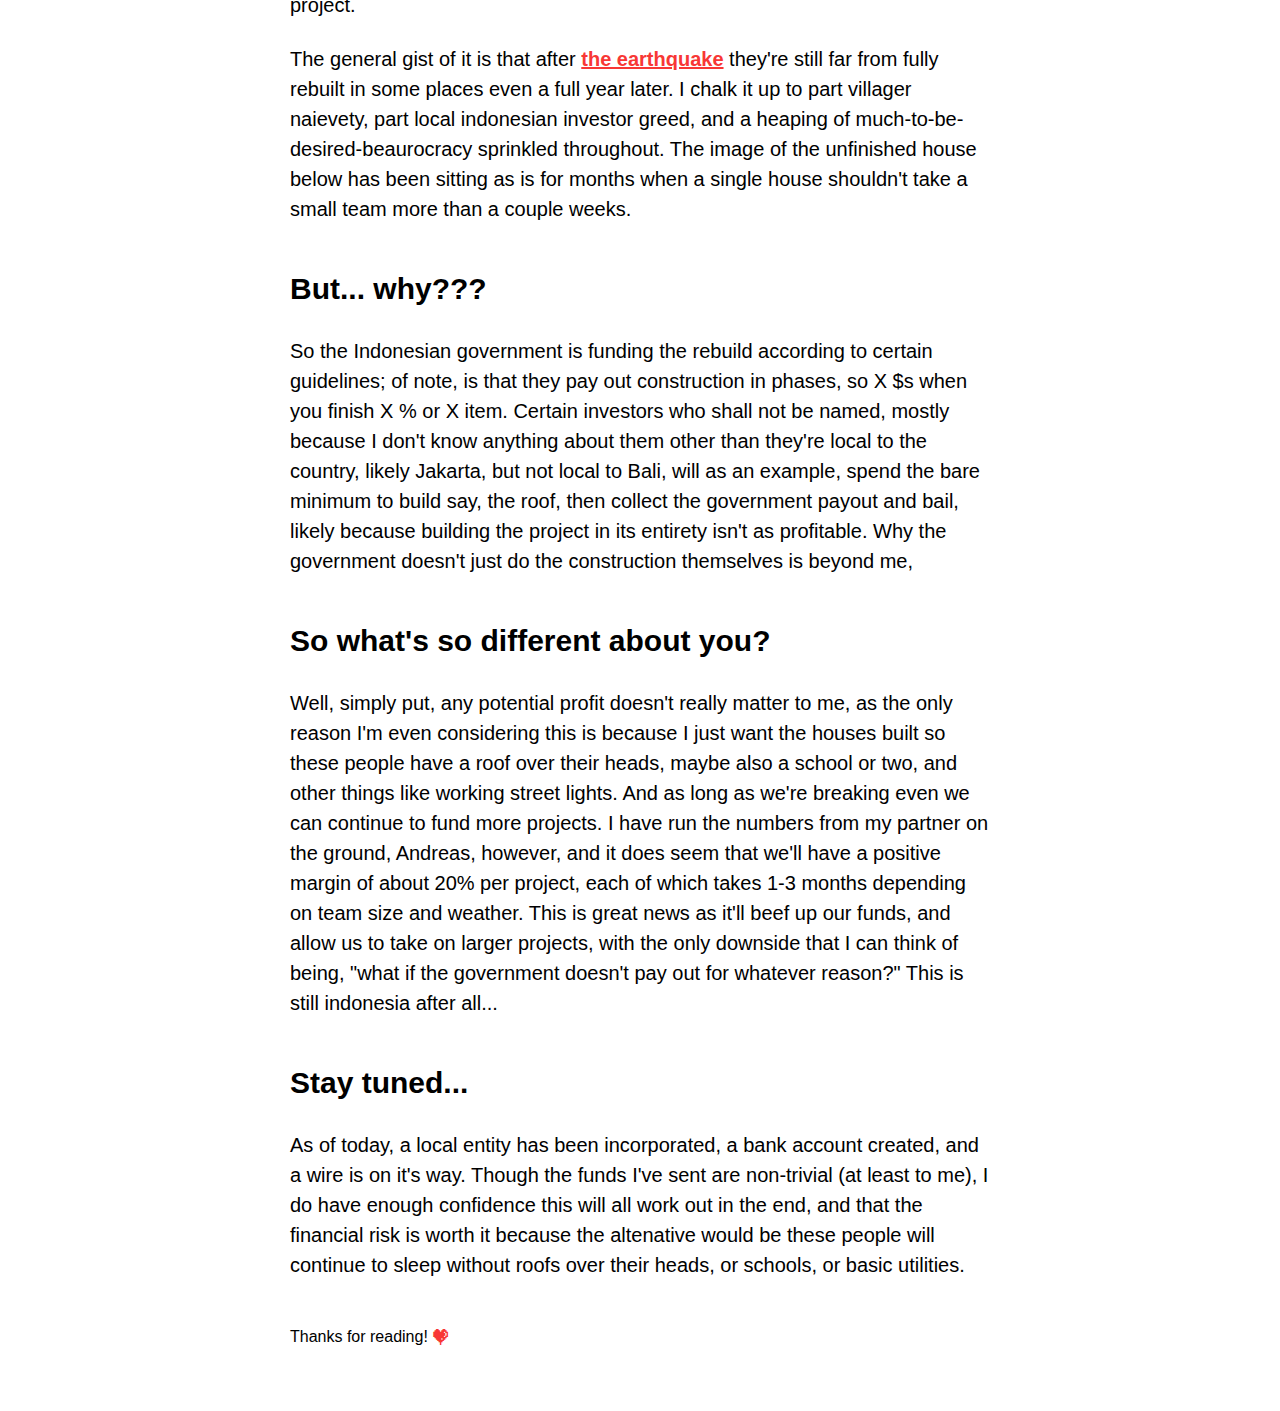
<file: posts/rebuilding-lombok.html>
<!DOCTYPE html>
<html xmlns="http://www.w3.org/1999/xhtml" xml:lang="en" lang="en-us">
  <head>
    <meta http-equiv="Content-Type" content="text/html; charset=UTF-8" />

    <title>Rebuilding Lombok</title>
    <meta name="author" content="Junting" />
    <meta name="description" content="Junting&#39;s blog" />
    <meta
      name="viewport"
      content="width=device-width, minimum-scale=1, initial-scale=1, user-scalable=yes"
    />
    <link
      rel="stylesheet"
      href="../css/base.css"
      type="text/css"
      media="screen, projection"
    />
    <link
      rel="shortcut icon"
      type="image/x-icon"
      href="../images/favicon.png"
    />
    <link rel="icon" type="image/png" href="../images/favicon.png" />
    <link rel="manifest" href="../manifest.json" />

    <meta name="theme-color" content="#7BE4D5" />

    <meta name="mobile-web-app-capable" content="yes" />
    <meta name="application-name" content="Junting&#39;s blog" />

    <meta name="apple-mobile-web-app-capable" content="yes" />
    <meta
      name="apple-mobile-web-app-status-bar-style"
      content="black-translucent"
    />
    <meta name="apple-mobile-web-app-title" content="Junting&#39;s blog" />

    <link
      rel="apple-touch-icon"
      sizes="192x192"
      href="../icons/icon-192x192.png"
    />

    <meta
      name="msapplication-TileImage"
      content="../images/manifest/icon-192x192.png"
    />
    <meta name="msapplication-TileColor" content="#7BE4D5" />
    <meta name="msapplication-tap-highlight" content="no" />

    <meta property="og:type" content="website" />
    <meta property="og:site_name" content="my-app" />
    <meta property="og:image" content="../icons/icon-192x192.png" />
    <link rel="preconnect" href="https://fonts.gstatic.com/" />
    <link href="../css/css2" rel="stylesheet" />

    <!-- Google tag (gtag.js) -->
    <script
      async
      src="https://www.googletagmanager.com/gtag/js?id=G-5Y4Y4Q9GJ4"
    ></script>
    <script>
      window.dataLayer = window.dataLayer || [];
      function gtag() {
        dataLayer.push(arguments);
      }
      gtag('js', new Date());

      gtag('config', 'G-5Y4Y4Q9GJ4');
    </script>

    <link type="text/css" rel="stylesheet" href="../css/pygments.css" />
  </head>

  <body>
    <nav>
      <ul>
        <li id="home_link" class="og"><a href="/">🏠</a></li>
        <li><a href="/about">about</a></li>
        <li><a href="/blog">posts</a></li>
        <li><a href="/projects">projects</a></li>
      </ul>
    </nav>
    <div class="splash short">
      <div class="splash-wrapper">
        <div>
          <section class="byline">September 15, 2018</section>
          <div>
            <h1>
              <a href="/posts/rebuilding-lombok">Rebuilding Lombok</a>
            </h1>
            <!-- <div class="subtitle">Subtitle</div> -->
            <img style="width: 100%; padding-top: var(--spacing-l)" src="/images/lombok-half-house.jpg" alt="Half Built House" />
          </div>
        </div>
      </div>
    </div>

    <section class="content">
      <h2>Adventures in Philanthropic Investing - Lombok</h2>
      <p>
        Firstly, if you haven't been to Bali, stop reading and go! Secondly, if
        you love Bali, but want someting a bit farther off the beaten path, head
        over to Lombok (one island over), it's like Bali but circa 2000 AD.
      </p>
      <p>
        Anyways, I came across this project because my sister has business in
        Indonesia. From here on I'm just going to keep writing as things come to
        me, so the information will likely get a bit convoluted as it's quite
        the random side project.
      </p>
      <p>
        The general gist of it is that after
        <a href="https://en.wikipedia.org/wiki/5_August_2018_Lombok_earthquake"
          >the earthquake</a
        >
        they're still far from fully rebuilt in some places even a full year
        later. I chalk it up to part villager naievety, part local indonesian
        investor greed, and a heaping of much-to-be-desired-beaurocracy
        sprinkled throughout. The image of the unfinished house below has been
        sitting as is for months when a single house shouldn't take a small team
        more than a couple weeks.
      </p>

      <h2>But... why???</h2>
      <p>
        So the Indonesian government is funding the rebuild according to certain
        guidelines; of note, is that they pay out construction in phases, so X
        $s when you finish X % or X item. Certain investors who shall not be
        named, mostly because I don't know anything about them other than
        they're local to the country, likely Jakarta, but not local to Bali,
        will as an example, spend the bare minimum to build say, the roof, then
        collect the government payout and bail, likely because building the
        project in its entirety isn't as profitable. Why the government doesn't
        just do the construction themselves is beyond me,
      </p>

      <h2>So what's so different about you?</h2>

      <p>
        Well, simply put, any potential profit doesn't really matter to me, as
        the only reason I'm even considering this is because I just want the
        houses built so these people have a roof over their heads, maybe also a
        school or two, and other things like working street lights. And as long
        as we're breaking even we can continue to fund more projects. I have run
        the numbers from my partner on the ground, Andreas, however, and it does
        seem that we'll have a positive margin of about 20% per project, each of
        which takes 1-3 months depending on team size and weather. This is great
        news as it'll beef up our funds, and allow us to take on larger
        projects, with the only downside that I can think of being, "what if the
        government doesn't pay out for whatever reason?" This is still indonesia
        after all...
      </p>

      <h2>Stay tuned...</h2>

      <p>
        As of today, a local entity has been incorporated, a bank account
        created, and a wire is on it's way. Though the funds I've sent are
        non-trivial (at least to me), I do have enough confidence this will all
        work out in the end, and that the financial risk is worth it because the
        altenative would be these people will continue to sleep without roofs
        over their heads, or schools, or basic utilities.
      </p>
    </section>

    <div class="footer">
      <div class="thanks">
        <span
          >Thanks for reading!
          <span class="og" style="color: var(--red)">❤︎</span></span
        >
      </div>
    </div>

    <script>
      'use strict';

      // Load the pygments stylesheet so that it's not render blocking.
      var head = document.head;
      var link = document.createElement('link');
      link.type = 'text/css';
      link.rel = 'stylesheet';
      link.href = '/css/pygments.css';
      head.appendChild(link);
    </script>
  </body>
</html>
</file>
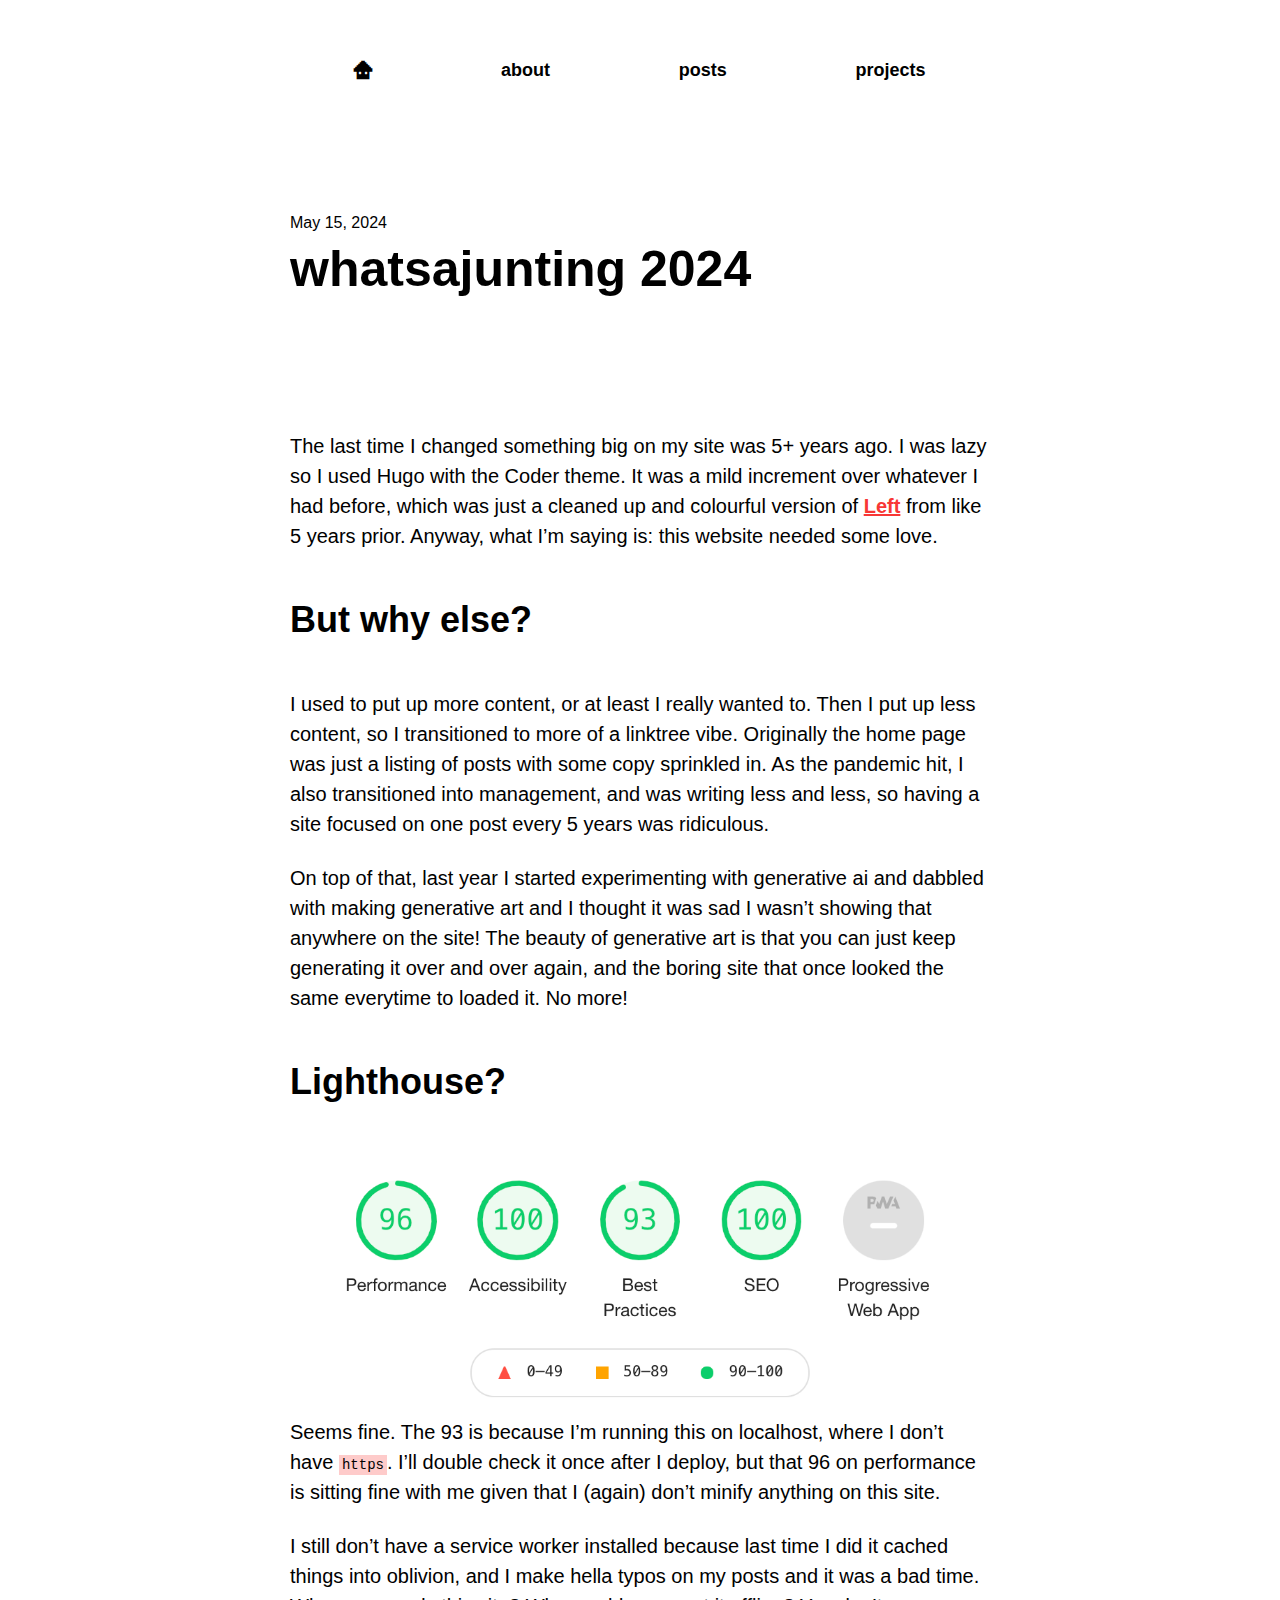
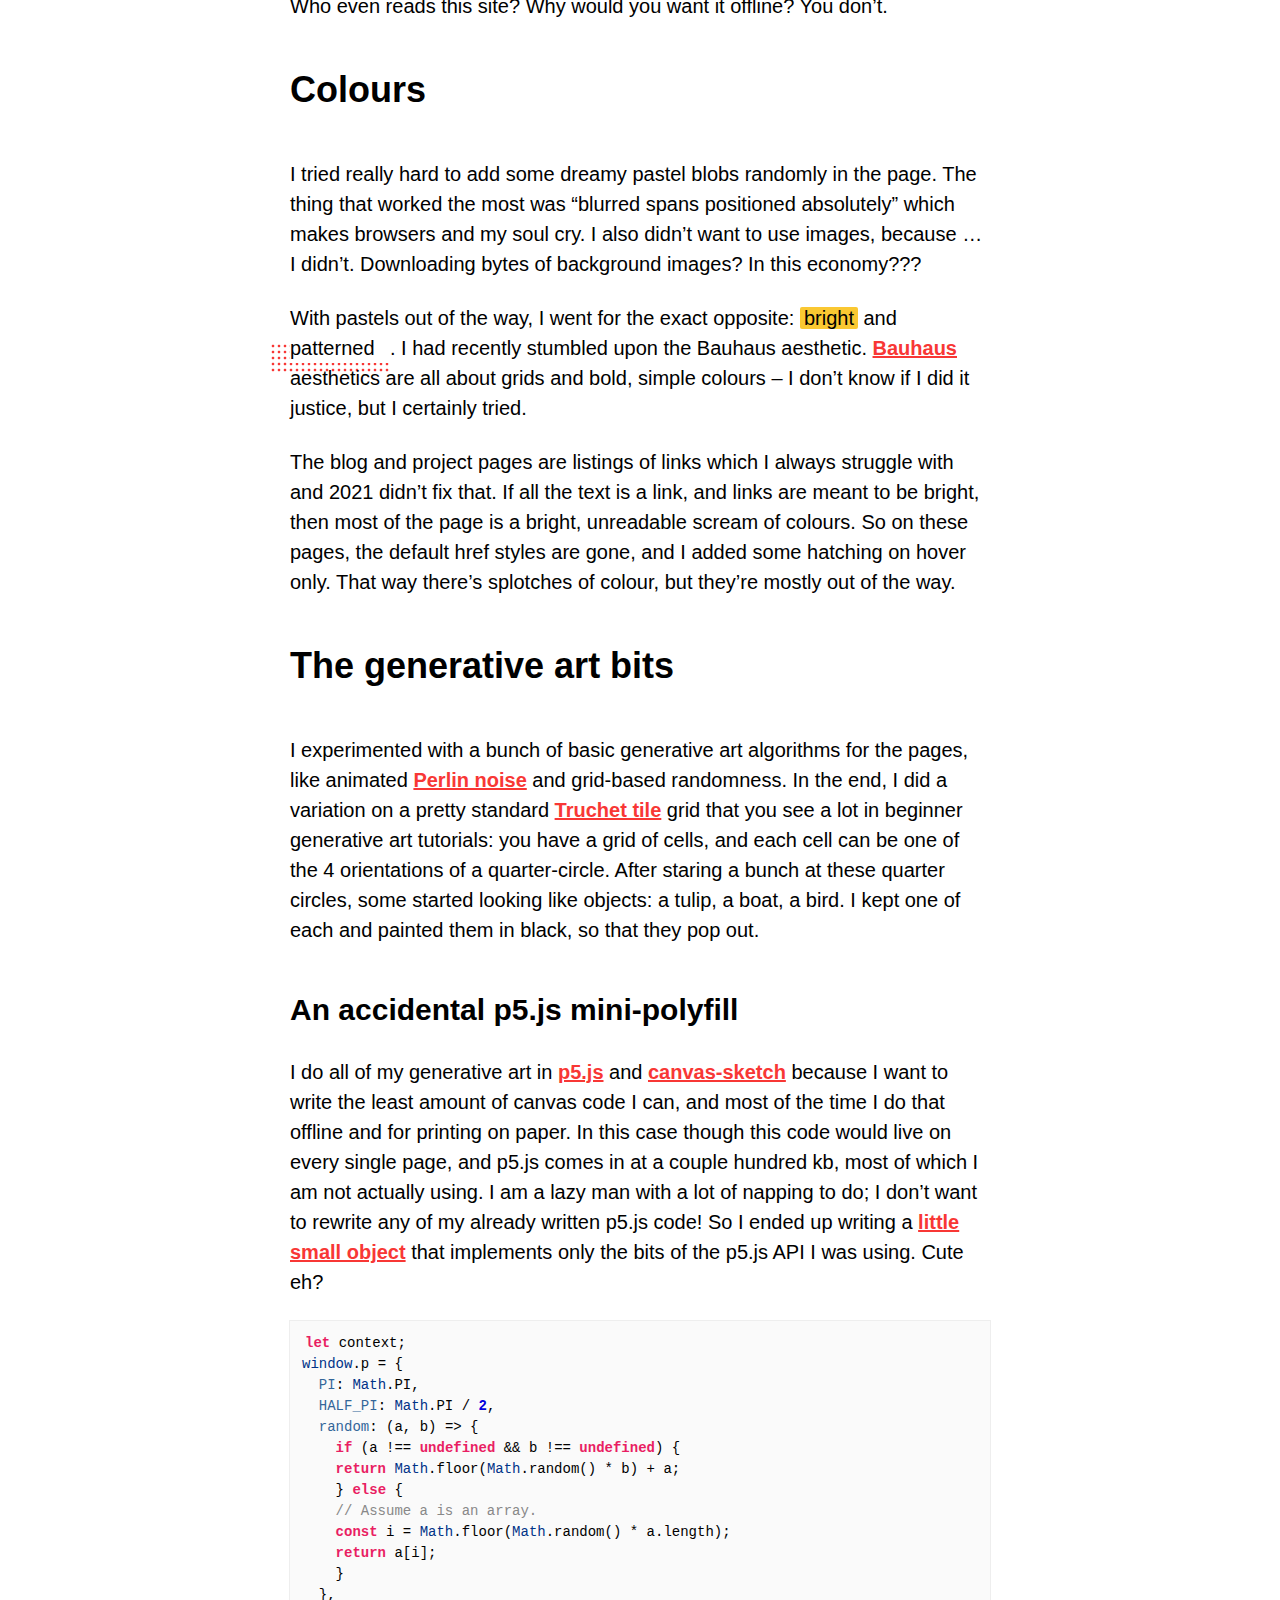
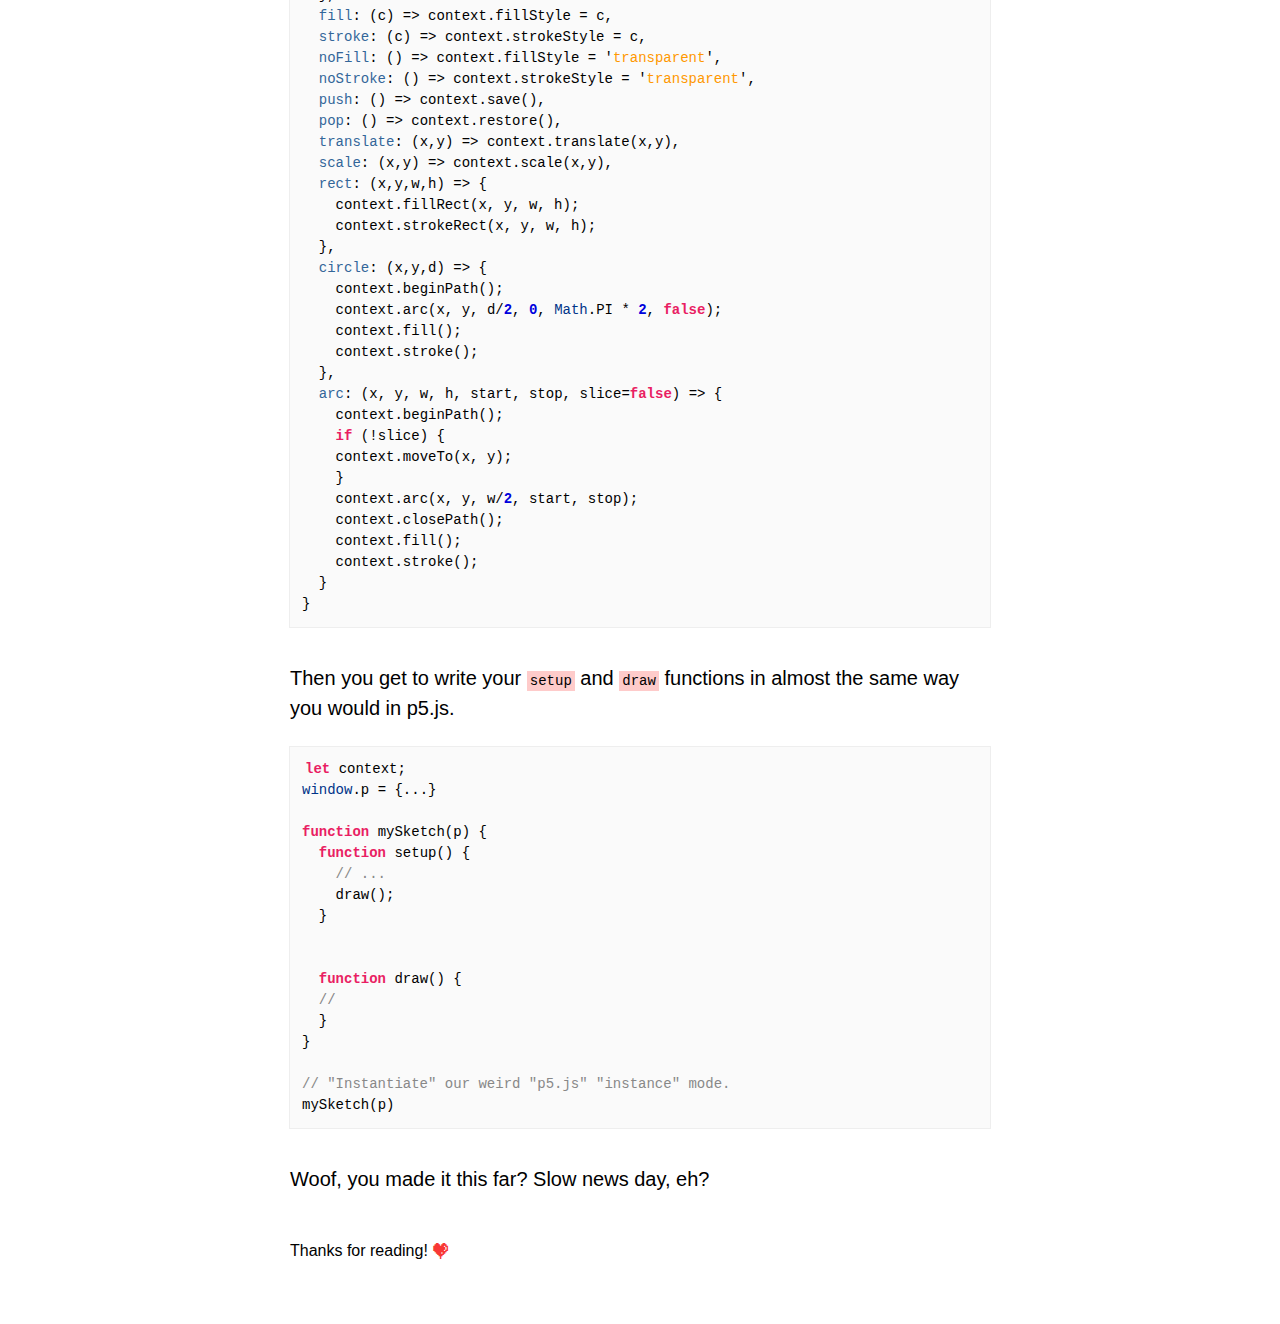
<file: posts/redesign-2024.html>
<!doctype html>
<html xmlns="http://www.w3.org/1999/xhtml" xml:lang="en" lang="en-us">
    <head>
        <meta http-equiv="Content-Type" content="text/html; charset=UTF-8" />

        <title>whatsajunting.com 2024</title>
        <meta name="author" content="Junting" />
        <meta name="description" content="Junting&#39;s blog" />
        <meta
            name="viewport"
            content="width=device-width, minimum-scale=1, initial-scale=1, user-scalable=yes"
        />
        <link
            rel="stylesheet"
            href="../css/base.css"
            type="text/css"
            media="screen, projection"
        />
        <link
            rel="shortcut icon"
            type="image/x-icon"
            href="../images/favicon.png"
        />
        <link rel="icon" type="image/png" href="../images/favicon.png" />
        <link rel="manifest" href="../manifest.json" />

        <meta name="theme-color" content="#7BE4D5" />

        <meta name="mobile-web-app-capable" content="yes" />
        <meta name="application-name" content="Junting&#39;s blog" />

        <meta name="apple-mobile-web-app-capable" content="yes" />
        <meta
            name="apple-mobile-web-app-status-bar-style"
            content="black-translucent"
        />
        <meta name="apple-mobile-web-app-title" content="Junting&#39;s blog" />

        <link
            rel="apple-touch-icon"
            sizes="192x192"
            href="../icons/icon-192x192.png"
        />

        <meta
            name="msapplication-TileImage"
            content="../images/manifest/icon-192x192.png"
        />
        <meta name="msapplication-TileColor" content="#7BE4D5" />
        <meta name="msapplication-tap-highlight" content="no" />

        <meta property="og:type" content="website" />
        <meta property="og:site_name" content="my-app" />
        <meta property="og:image" content="../icons/icon-192x192.png" />
        <link rel="preconnect" href="https://fonts.gstatic.com/" />
        <link href="../css/css2" rel="stylesheet" />

        <!-- Google tag (gtag.js) -->
        <script
            async
            src="https://www.googletagmanager.com/gtag/js?id=G-5Y4Y4Q9GJ4"
        ></script>
        <script>
            window.dataLayer = window.dataLayer || [];
            function gtag() {
                dataLayer.push(arguments);
            }
            gtag("js", new Date());

            gtag("config", "G-5Y4Y4Q9GJ4");
        </script>

        <link type="text/css" rel="stylesheet" href="../css/pygments.css" />
    </head>

    <body>
        <nav>
            <ul>
                <li id="home_link" class="og"><a href="/">🏠</a></li>
                <li><a href="/about">about</a></li>
                <li><a href="/blog">posts</a></li>
                <li><a href="/projects">projects</a></li>
            </ul>
        </nav>
        <div class="splash short">
            <div class="splash-wrapper">
                <div>
                    <section class="byline">May 15, 2024</section>
                    <div>
                        <h1>
                            <a href="/posts/redesign-2024/"
                                >whatsajunting 2024</a
                            >
                        </h1>
                    </div>
                </div>
            </div>
        </div>

        <section class="content">
            <p>
                The last time I changed something big on my site was 5+ years
                ago. I was lazy so I used Hugo with the Coder theme. It was a
                mild increment over whatever I had before, which was just a
                cleaned up and colourful version of
                <a href="https://zachholman.com/left/">Left</a> from like 5
                years prior. Anyway, what I’m saying is: this website needed
                some love.
            </p>

            <h1 id="but-also-why">But why else?</h1>
            <p>
                I used to put up more content, or at least I really wanted to.
                Then I put up less content, so I transitioned to more of a
                linktree vibe. Originally the home page was just a listing of
                posts with some copy sprinkled in. As the pandemic hit, I also
                transitioned into management, and was writing less and less, so
                having a site focused on one post every 5 years was ridiculous.
            </p>
            <p>
                On top of that, last year I started experimenting with
                generative ai and dabbled with making generative art and I
                thought it was sad I wasn’t showing that anywhere on the site!
                The beauty of generative art is that you can just keep
                generating it over and over again, and the boring site that once
                looked the same everytime to loaded it. No more!
            </p>

            <h1 id="lighthouse">Lighthouse?</h1>
            <p>
                <img
                    alt="lighthouse scores all green"
                    src="../images/lighthouse.png"
                />
                Seems fine. The 93 is because I’m running this on localhost,
                where I don’t have
                <code class="language-plaintext highlighter-rouge">https</code>.
                I’ll double check it once after I deploy, but that 96 on
                performance is sitting fine with me given that I (again) don’t
                minify anything on this site.
            </p>
            <p>
                I still don’t have a service worker installed because last time
                I did it cached things into oblivion, and I make hella typos on
                my posts and it was a bad time. Who even reads this site? Why
                would you want it offline? You don’t.
            </p>
            <h1 id="colours">Colours</h1>
            <p>
                I tried really hard to add some dreamy pastel blobs randomly in
                the page. The thing that worked the most was “blurred spans
                positioned absolutely” which makes browsers and my soul cry. I
                also didn’t want to use images, because … I didn’t. Downloading
                bytes of background images? In this economy???
            </p>
            <p>
                With pastels out of the way, I went for the exact opposite:
                <span class="hilite">bright</span> and
                <span class="dotted">patterned</span>. I had recently stumbled
                upon the Bauhaus aesthetic.
                <a href="https://en.wikipedia.org/wiki/Bauhaus">Bauhaus</a>
                aesthetics are all about grids and bold, simple colours – I
                don’t know if I did it justice, but I certainly tried.
            </p>
            <p>
                The blog and project pages are listings of links which I always
                struggle with and 2021 didn’t fix that. If all the text is a
                link, and links are meant to be bright, then most of the page is
                a bright, unreadable scream of colours. So on these pages, the
                default href styles are gone, and I added some hatching on hover
                only. That way there’s splotches of colour, but they’re mostly
                out of the way.
            </p>
            <h1 id="the-generative-art-bits">The generative art bits</h1>
            <p>
                I experimented with a bunch of basic generative art algorithms
                for the pages, like animated
                <a href="https://genekogan.com/code/p5js-perlin-noise/"
                    >Perlin noise</a
                >
                and grid-based randomness. In the end, I did a variation on a
                pretty standard
                <a href="https://en.wikipedia.org/wiki/Truchet_tiles"
                    >Truchet tile</a
                >
                grid that you see a lot in beginner generative art tutorials:
                you have a grid of cells, and each cell can be one of the 4
                orientations of a quarter-circle. After staring a bunch at these
                quarter circles, some started looking like objects: a tulip, a
                boat, a bird. I kept one of each and painted them in black, so
                that they pop out.
            </p>
            <h2 id="an-accidental-p5js-mini-polyfill">
                An accidental p5.js mini-polyfill
            </h2>
            <p>
                I do all of my generative art in
                <a href="https://p5js.org/">p5.js</a> and
                <a href="https://github.com/mattdesl/canvas-sketch"
                    >canvas-sketch</a
                >
                because I want to write the least amount of canvas code I can,
                and most of the time I do that offline and for printing on
                paper. In this case though this code would live on every single
                page, and p5.js comes in at a couple hundred kb, most of which I
                am not actually using. I am a lazy man with a lot of napping to
                do; I don’t want to rewrite any of my already written p5.js
                code! So I ended up writing a
                <a
                    href="https://gist.github.com/gnitnuj/a64899254bf5e3a639cad1319177530b"
                    >little small object</a
                >
                that implements only the bits of the p5.js API I was using. Cute
                eh?
            </p>
            <div class="language-js highlighter-rouge">
                <div class="highlight">
                    <pre
                        class="highlight"
                    ><code><span class="kd">let</span> <span class="nx">context</span><span class="p">;</span>
<span class="nb">window</span><span class="p">.</span><span class="nx">p</span> <span class="o">=</span> <span class="p">{</span>
  <span class="na">PI</span><span class="p">:</span> <span class="nb">Math</span><span class="p">.</span><span class="nx">PI</span><span class="p">,</span>
  <span class="na">HALF_PI</span><span class="p">:</span> <span class="nb">Math</span><span class="p">.</span><span class="nx">PI</span> <span class="o">/</span> <span class="mi">2</span><span class="p">,</span>
  <span class="na">random</span><span class="p">:</span> <span class="p">(</span><span class="nx">a</span><span class="p">,</span> <span class="nx">b</span><span class="p">)</span> <span class="o">=&gt;</span> <span class="p">{</span>
    <span class="k">if</span> <span class="p">(</span><span class="nx">a</span> <span class="o">!==</span> <span class="kc">undefined</span> <span class="o">&amp;&amp;</span> <span class="nx">b</span> <span class="o">!==</span> <span class="kc">undefined</span><span class="p">)</span> <span class="p">{</span>
    <span class="k">return</span> <span class="nb">Math</span><span class="p">.</span><span class="nx">floor</span><span class="p">(</span><span class="nb">Math</span><span class="p">.</span><span class="nx">random</span><span class="p">()</span> <span class="o">*</span> <span class="nx">b</span><span class="p">)</span> <span class="o">+</span> <span class="nx">a</span><span class="p">;</span>
    <span class="p">}</span> <span class="k">else</span> <span class="p">{</span>
    <span class="c1">// Assume a is an array.</span>
    <span class="kd">const</span> <span class="nx">i</span> <span class="o">=</span> <span class="nb">Math</span><span class="p">.</span><span class="nx">floor</span><span class="p">(</span><span class="nb">Math</span><span class="p">.</span><span class="nx">random</span><span class="p">()</span> <span class="o">*</span> <span class="nx">a</span><span class="p">.</span><span class="nx">length</span><span class="p">);</span>
    <span class="k">return</span> <span class="nx">a</span><span class="p">[</span><span class="nx">i</span><span class="p">];</span>
    <span class="p">}</span>
  <span class="p">},</span>
  <span class="na">fill</span><span class="p">:</span> <span class="p">(</span><span class="nx">c</span><span class="p">)</span> <span class="o">=&gt;</span> <span class="nx">context</span><span class="p">.</span><span class="nx">fillStyle</span> <span class="o">=</span> <span class="nx">c</span><span class="p">,</span>
  <span class="na">stroke</span><span class="p">:</span> <span class="p">(</span><span class="nx">c</span><span class="p">)</span> <span class="o">=&gt;</span> <span class="nx">context</span><span class="p">.</span><span class="nx">strokeStyle</span> <span class="o">=</span> <span class="nx">c</span><span class="p">,</span>
  <span class="na">noFill</span><span class="p">:</span> <span class="p">()</span> <span class="o">=&gt;</span> <span class="nx">context</span><span class="p">.</span><span class="nx">fillStyle</span> <span class="o">=</span> <span class="dl">'</span><span class="s1">transparent</span><span class="dl">'</span><span class="p">,</span>
  <span class="na">noStroke</span><span class="p">:</span> <span class="p">()</span> <span class="o">=&gt;</span> <span class="nx">context</span><span class="p">.</span><span class="nx">strokeStyle</span> <span class="o">=</span> <span class="dl">'</span><span class="s1">transparent</span><span class="dl">'</span><span class="p">,</span>
  <span class="na">push</span><span class="p">:</span> <span class="p">()</span> <span class="o">=&gt;</span> <span class="nx">context</span><span class="p">.</span><span class="nx">save</span><span class="p">(),</span>
  <span class="na">pop</span><span class="p">:</span> <span class="p">()</span> <span class="o">=&gt;</span> <span class="nx">context</span><span class="p">.</span><span class="nx">restore</span><span class="p">(),</span>
  <span class="na">translate</span><span class="p">:</span> <span class="p">(</span><span class="nx">x</span><span class="p">,</span><span class="nx">y</span><span class="p">)</span> <span class="o">=&gt;</span> <span class="nx">context</span><span class="p">.</span><span class="nx">translate</span><span class="p">(</span><span class="nx">x</span><span class="p">,</span><span class="nx">y</span><span class="p">),</span>
  <span class="na">scale</span><span class="p">:</span> <span class="p">(</span><span class="nx">x</span><span class="p">,</span><span class="nx">y</span><span class="p">)</span> <span class="o">=&gt;</span> <span class="nx">context</span><span class="p">.</span><span class="nx">scale</span><span class="p">(</span><span class="nx">x</span><span class="p">,</span><span class="nx">y</span><span class="p">),</span>
  <span class="na">rect</span><span class="p">:</span> <span class="p">(</span><span class="nx">x</span><span class="p">,</span><span class="nx">y</span><span class="p">,</span><span class="nx">w</span><span class="p">,</span><span class="nx">h</span><span class="p">)</span> <span class="o">=&gt;</span> <span class="p">{</span>
    <span class="nx">context</span><span class="p">.</span><span class="nx">fillRect</span><span class="p">(</span><span class="nx">x</span><span class="p">,</span> <span class="nx">y</span><span class="p">,</span> <span class="nx">w</span><span class="p">,</span> <span class="nx">h</span><span class="p">);</span>
    <span class="nx">context</span><span class="p">.</span><span class="nx">strokeRect</span><span class="p">(</span><span class="nx">x</span><span class="p">,</span> <span class="nx">y</span><span class="p">,</span> <span class="nx">w</span><span class="p">,</span> <span class="nx">h</span><span class="p">);</span>
  <span class="p">},</span>
  <span class="na">circle</span><span class="p">:</span> <span class="p">(</span><span class="nx">x</span><span class="p">,</span><span class="nx">y</span><span class="p">,</span><span class="nx">d</span><span class="p">)</span> <span class="o">=&gt;</span> <span class="p">{</span>
    <span class="nx">context</span><span class="p">.</span><span class="nx">beginPath</span><span class="p">();</span>
    <span class="nx">context</span><span class="p">.</span><span class="nx">arc</span><span class="p">(</span><span class="nx">x</span><span class="p">,</span> <span class="nx">y</span><span class="p">,</span> <span class="nx">d</span><span class="o">/</span><span class="mi">2</span><span class="p">,</span> <span class="mi">0</span><span class="p">,</span> <span class="nb">Math</span><span class="p">.</span><span class="nx">PI</span> <span class="o">*</span> <span class="mi">2</span><span class="p">,</span> <span class="kc">false</span><span class="p">);</span>
    <span class="nx">context</span><span class="p">.</span><span class="nx">fill</span><span class="p">();</span>
    <span class="nx">context</span><span class="p">.</span><span class="nx">stroke</span><span class="p">();</span>
  <span class="p">},</span>
  <span class="na">arc</span><span class="p">:</span> <span class="p">(</span><span class="nx">x</span><span class="p">,</span> <span class="nx">y</span><span class="p">,</span> <span class="nx">w</span><span class="p">,</span> <span class="nx">h</span><span class="p">,</span> <span class="nx">start</span><span class="p">,</span> <span class="nx">stop</span><span class="p">,</span> <span class="nx">slice</span><span class="o">=</span><span class="kc">false</span><span class="p">)</span> <span class="o">=&gt;</span> <span class="p">{</span>
    <span class="nx">context</span><span class="p">.</span><span class="nx">beginPath</span><span class="p">();</span>
    <span class="k">if</span> <span class="p">(</span><span class="o">!</span><span class="nx">slice</span><span class="p">)</span> <span class="p">{</span>
    <span class="nx">context</span><span class="p">.</span><span class="nx">moveTo</span><span class="p">(</span><span class="nx">x</span><span class="p">,</span> <span class="nx">y</span><span class="p">);</span>
    <span class="p">}</span>
    <span class="nx">context</span><span class="p">.</span><span class="nx">arc</span><span class="p">(</span><span class="nx">x</span><span class="p">,</span> <span class="nx">y</span><span class="p">,</span> <span class="nx">w</span><span class="o">/</span><span class="mi">2</span><span class="p">,</span> <span class="nx">start</span><span class="p">,</span> <span class="nx">stop</span><span class="p">);</span>
    <span class="nx">context</span><span class="p">.</span><span class="nx">closePath</span><span class="p">();</span>
    <span class="nx">context</span><span class="p">.</span><span class="nx">fill</span><span class="p">();</span>
    <span class="nx">context</span><span class="p">.</span><span class="nx">stroke</span><span class="p">();</span>
  <span class="p">}</span>
<span class="p">}</span>
</code></pre>
                </div>
            </div>
            <p>
                Then you get to write your
                <code class="language-plaintext highlighter-rouge">setup</code>
                and
                <code class="language-plaintext highlighter-rouge">draw</code>
                functions in almost the same way you would in p5.js.
            </p>
            <div class="language-js highlighter-rouge">
                <div class="highlight">
                    <pre
                        class="highlight"
                    ><code><span class="kd">let</span> <span class="nx">context</span><span class="p">;</span>
<span class="nb">window</span><span class="p">.</span><span class="nx">p</span> <span class="o">=</span> <span class="p">{...}</span>

<span class="kd">function</span> <span class="nx">mySketch</span><span class="p">(</span><span class="nx">p</span><span class="p">)</span> <span class="p">{</span>
  <span class="kd">function</span> <span class="nx">setup</span><span class="p">()</span> <span class="p">{</span>
    <span class="c1">// ...</span>
    <span class="nx">draw</span><span class="p">();</span>
  <span class="p">}</span>


  <span class="kd">function</span> <span class="nx">draw</span><span class="p">()</span> <span class="p">{</span>
  <span class="c1">//</span>
  <span class="p">}</span>
<span class="p">}</span>

<span class="c1">// "Instantiate" our weird "p5.js" "instance" mode.</span>
<span class="nx">mySketch</span><span class="p">(</span><span class="nx">p</span><span class="p">)</span>
</code></pre>
                </div>
            </div>
            <p>Woof, you made it this far? Slow news day, eh?</p>
        </section>

        <div class="footer">
            <div class="thanks">
                <span
                    >Thanks for reading!
                    <span class="og" style="color: var(--red)">❤︎</span></span
                >
            </div>
        </div>

        <script>
            "use strict";

            // Load the pygments stylesheet so that it's not render blocking.
            var head = document.head;
            var link = document.createElement("link");
            link.type = "text/css";
            link.rel = "stylesheet";
            link.href = "/css/pygments.css";
            head.appendChild(link);
        </script>
    </body>
</html>
</file>
<file: css/base.css>
@charset "UTF-8";

@font-face {
  font-family: og-emoji;
  src: url(/fonts/og-dcm-emoji.ttf);
}

.og {
  font-family: og-emoji, sans-serif;
  vertical-align: middle;
}

* {
  box-sizing: border-box;
}
[hidden] {
  display: none !important;
}
[disabled] {
  pointer-events: none;
  opacity: 0.3;
}
html {
  --spacing-xs: 8px;
  --spacing: 24px;
  --spacing-s: 12px;
  --spacing-m: 36px;
  --spacing-l: 48px;
  --foreground: black;
  --font-size: 20px;
  --font-size-s: 18px;
  --font-size-xs: 14px;

  --red-light: #fecbca;
  --red: #f83735;
  --yellow: #fac832;
  --blue: #1231b5;
  --blue-light: #84b4f9;

  --content-width: 700px;
}

body {
  -webkit-font-smoothing: antialiased;
  text-rendering: optimizeLegibility;
  background: white;
  font-family: 'Rubik', -apple-system, BlinkMacSystemFont, Segoe UI, Helvetica,
    Arial, sans-serif, Apple Color Emoji, Segoe UI Emoji;
  color: var(--foreground);
  margin: 0;
  padding: 1em;
}

p {
  font-size: var(--font-size);
  margin: 0 0 1.5rem;
  line-height: 1.5;
}

.hilite {
  position: relative;
  background: var(--yellow);
  padding: 0 4px;
  z-index: 0;
  border-radius: 2px;
}

::selection {
  background: var(--red-light);
}
iframe {
  max-width: 100%;
}

/**********************
 * Splash
 **********************/
.lines {
  position: absolute;
  display: flex;
  flex-direction: row;
  top: 0;
  left: 0;
}
.lines > div {
  height: 150px;
  width: 20px;
  border-right: 2px solid black;
}
.splash {
  position: relative;
  min-height: 50vh;
  width: 100%;
  color: black;
  display: flex;
  flex-direction: column;
  justify-content: center;
  align-items: center;
}

.splash.short {
  min-height: 30vh;
  padding: var(--spacing-m) 0;
}

.splash > .splash-wrapper {
  display: flex;
  flex-direction: row;
  justify-content: space-between;
  align-items: center;

  background: white;
  width: var(--content-width);
  max-width: 100%;
  position: relative;
}

.splash-copy {
  margin-right: var(--spacing-l);
  max-width: 50%;
}

.splash h1 {
  color: black;
  background-image: none;
  -webkit-background-clip: none;
  -webkit-text-fill-color: inherit;
  font-size: 50px;
  line-height: 50px;
  margin: var(--spacing-s) 0;
  padding: 0;
}

.splash p {
  margin-top: var(--spacing-m);
  font-size: 1.4em;
}

/**********************
 * Splash art
 **********************/
#birbs {
  min-width: 340px;
  min-height: 340px;
  height: 100%;
  max-width: 90%;
  margin-top: var(--spacing-l);
  margin-bottom: var(--spacing-l);
  overflow: hidden;
  position: relative;
}

#birbs canvas {
  cursor: pointer;
  user-select: none;
}
.birbs-legend {
  text-align: center;
}
.birbs-legend button {
  background: transparent;
  font-family: inherit;
  font-size: inherit;
  margin: 0;
  padding: 0;
  border: none;
  cursor: pointer;
}
.birbs-legend button > b {
  color: var(--red);
}

.birbs-note {
  position: absolute;
  top: 30%;
  left: 10%;
  width: 80%;
  padding: var(--spacing-s);
  background: white;
  border: 4px solid var(--red);
  display: none;
}

.birbs-legend button:hover + .birbs-note {
  display: block;
}

/**********************
 * Copy
 **********************/
h1,
h2,
h3,
h4 {
  font-weight: 700;
  margin: var(--spacing) 0;
}

h1 a,
h2 a,
h3 a,
h4 a,
nav a,
nav button {
  text-decoration: none;
  color: var(--foreground);
}

h1 {
  font-size: 36px;
  font-weight: 900;
  margin-top: var(--spacing-l);
  margin-bottom: var(--spacing-l);
}

.subtitle {
  font-size: 26px;
}

h2,
h3 {
  font-size: 26px;
  font-weight: 900;
  position: relative;
  margin-top: var(--spacing-l);
  margin-bottom: 30px;
}

h2 {
  font-size: 30px;
}

ul.listing > h3 {
  margin-top: var(--spacing-s);
}

ul {
  margin: 0;
  padding: 0;
}

/**********************
 * Party tricks
 **********************/
/* Thank you GitHub Universe site for this innovation */
.rainbow {
  display: inline-block;
  background-image: linear-gradient(
    90deg,
    #f79533 0%,
    #f37055 15%,
    #ef4e7b 30%,
    #a166ab 44%,
    #5073b8 58%,
    #1098ad 72%,
    #07b39b 86%,
    #6dba82 100%
  );
  background-size: cover;
  -webkit-background-clip: text;
  -webkit-text-fill-color: transparent;
  background-clip: text;
  text-fill-color: transparent;
}

.with-butt:after {
  content: '';
  position: absolute;
  width: var(--spacing-l);
  height: var(--spacing-s);
  bottom: calc(0px - var(--spacing-s));
  left: 0;
  border-bottom: 6px solid var(--red);
}

/**********************
 * Footer
 **********************/
.footer {
  position: relative;
  width: 100%;
  color: black;
  margin: var(--spacing-l) 0;
}

.footer > .thanks {
  display: flex;
  flex-direction: row;
  justify-content: space-between;
  width: 100%;
  max-width: var(--content-width);
  margin: 0 auto;
  position: relative;
}

.footer > .thanks .heart {
  text-decoration: none;
  font-size: 24px;
  margin-left: var(--spacing);
  flex: 1;
  text-align: left;
}

.prev-next {
  padding: var(--spacing-l) 0;
  display: flex;
  flex-direction: row;
  justify-content: space-between;
  flex-wrap: wrap;
}
/**********************
 * Sidebar
 **********************/
nav {
  width: 100%;
  align-items: center;
  padding: var(--spacing) 0;
  margin-bottom: var(--spacing-l);
  color: black;
  margin-bottom: 0;
}

nav > ul {
  display: flex;
  flex-direction: row;
  flex-wrap: wrap;
  justify-content: space-around;
  width: var(--content-width);
  max-width: 100%;
  margin: var(--spacing-s) auto;
}
nav > ul > li {
  list-style: none;
  margin: var(--spacing-xs) var(--spacing-s);
}

nav a {
  position: relative;
  font-weight: bold;
  border-bottom: none;
  font-size: var(--font-size-s);
  margin: 0;
}
nav a:hover {
  color: black;
  background: white;
  z-index: 0;
}
.dotted {
  position: relative;
  color: black;
  background: white;
  display: inline-block;
  width: 100px;
  z-index: auto;
}

nav a:hover::before,
.dotted::before {
  position: absolute;
  display: block;
  left: -20px;
  top: 10px;
  content: '';
  height: 100%;
  width: 120%;
  background-image: radial-gradient(var(--red) 25%, white 40%);
  background-position: 0px 0px;
  background-size: 6px 6px;
  z-index: -1;
}
/**********************
 * Posts
 **********************/
.content {
  max-width: var(--content-width);
  margin: 0 auto;
  margin-top: var(--spacing-m);
  margin-bottom: var(--spacing-l);
  padding: 0;
  width: inherit;
}

.content ul {
  margin-left: var(--spacing);
  padding: var(--spacing-s) 0;
}

.content ul,
.content ol {
  font-size: var(--font-size);
}

.content li {
  margin-bottom: var(--spacing-s);
  margin-left: var(--spacing-s);
  line-height: 1.5;
}

.content img:not(.emoji) {
  padding: 3px;
  max-width: 100%;
  display: block;
  margin-left: auto;
  margin-right: auto;
  border-radius: 5px;
}

.content hr {
  background-color: var(--yellow);
  border: 0px;
  margin: 50px auto;
  width: 50%;
  height: 5px;
  border-radius: 5px;
  max-width: 430px;
  clear: both;
}

p.chunk {
  display: block;
  border-left: var(--spacing-xs) solid #f4f3f3;
  padding: var(--spacing-s) var(--spacing);
}

blockquote,
.blockquote {
  background: #e0f7fa;
  margin: 30px var(--spacing-l);
  padding: 14px var(--spacing-s);
}

blockquote:before {
  color: var(--accent);
  content: '\201C';
  font-family: Georgia;
  font-size: 80px;
  line-height: 0;
  vertical-align: -0.5em;
}

blockquote:after {
  content: '';
}
blockquote p {
  display: inline;
}

/**********************
* Posts lists
*********************/
.content .listing {
  margin: 0;
  padding: 0;
}

.content .listing li {
  font-size: var(--font-size-s);
  list-style: none;
  padding: 5px 3px;
  margin: 0;
  color: black;
}

.content .listing.table li {
  display: flex;
  flex-direction: row;
  align-items: flex-start;
  justify-content: space-between;
}

.content .listing.fancy a {
  color: black;
  padding-bottom: 2px;
  text-decoration: none;
  font-weight: normal;
  position: relative;
}

.content .listing li span:not(.talk-title) {
  font-size: var(--font-size-xs);
  text-align: right;
  letter-spacing: 2px;
  flex-shrink: 0;
  text-transform: uppercase;
}

.content .listing.fancy a:hover {
  background: white;
}
.content .listing.fancy a:hover::before {
  position: absolute;
  display: block;
  left: -20px;
  bottom: -10px;
  content: '';
  height: 18px;
  width: 80%;
  background-image: repeating-linear-gradient(
    -45deg,
    var(--blue-light),
    var(--blue-light) 2px,
    white 2px,
    white 6px
  );
  z-index: -1;
}

/**********************
 * Links
 *********************/
a {
  color: var(--red);
  transition: color 0.2s ease-in-out;
  -moz-transition: color 0.2s ease-in-out;
  text-decoration: underline;
  -webkit-text-decoration-skip: ink;
  text-decoration-skip: ink;
  font-weight: bold;
}

a:hover,
button:hover {
  color: var(--blue);
}

/**********************
 * Code
 *********************/
code {
  font-family: SourceCodePro, Consolas, Menlo, Monaco, 'Courier New', monospace;
  font-size: var(--font-size-xs);
  color: black;
  border: 1px solid var(--accent-2);
  background-color: var(--red-light);
  line-height: 1.5;
  padding: 2px 3px;
}

pre {
  background: #fafafa;
  outline: 1px solid #eeeeee;
  border-left: 5px solid var(--accent-2);
  padding: var(--spacing-s);
  overflow-x: auto;
  overflow-y: hidden;
  margin-bottom: var(--spacing-m);
}

pre code {
  background: transparent !important;
  outline: none;
  color: black;
  border: none;
  font-weight: normal;
}
/* just the code blocks */

h2 code {
  font-size: 30px;
}

/**********************
 * Table of contents
 *********************/
#markdown-toc {
  margin: 0;
  border-left: var(--spacing-xs) solid var(--yellow);
  padding-left: var(--spacing-s);
}
#markdown-toc,
#markdown-toc ul {
  list-style-type: none;
  font-size: 16px;
}
#markdown-toc li {
  line-height: 1;
}
#markdown-toc a:link,
#markdown-toc a:visited {
  color: inherit;
  font-weight: normal;
}

@media screen and (max-width: 600px) {
  .splash > .splash-wrapper {
    flex-wrap: wrap;
    justify-content: center;
  }
  .splash-copy {
    margin-right: 0;
    max-width: 100%;
  }
  blockquote,
  .blockquote {
    margin: 30px 0;
  }
}
</file>
<file: css/pygments.css>
.hightlight code{
  float: left;
}

.highlight .hll { background-color: #ffffcc }
.highlight .c { color: #888888 } /* Comment */
.highlight .err { color: #a61717; background-color: #e3d2d2 } /* Error */
.highlight .k { color: #E91E63; font-weight: bold } /* Keyword */
.highlight .cm { color: #888888 } /* Comment.Multiline */
.highlight .cp { color: #cc0000; font-weight: bold } /* Comment.Preproc */
.highlight .c1 { color: #888888 } /* Comment.Single */
.highlight .cs { color: #cc0000; font-weight: bold; background-color: #fff0f0 } /* Comment.Special */
.highlight .gd { color: #000000; background-color: #ffdddd } /* Generic.Deleted */
.highlight .ge { font-style: italic } /* Generic.Emph */
.highlight .gr { color: #aa0000 } /* Generic.Error */
.highlight .gh { color: #303030 } /* Generic.Heading */
.highlight .gi { color: #000000; background-color: #ddffdd } /* Generic.Inserted */
.highlight .go { color: #888888 } /* Generic.Output */
.highlight .gp { color: #555555 } /* Generic.Prompt */
.highlight .gs { font-weight: bold } /* Generic.Strong */
.highlight .gu { color: #606060 } /* Generic.Subheading */
.highlight .gt { color: #aa0000 } /* Generic.Traceback */
.highlight .kc { color: #E91E63; font-weight: bold } /* Keyword.Constant */
.highlight .kd { color: #E91E63; font-weight: bold } /* Keyword.Declaration */
.highlight .kn { color: #E91E63; font-weight: bold } /* Keyword.Namespace */
.highlight .kp { color: #E91E63 } /* Keyword.Pseudo */
.highlight .kr { color: #E91E63; font-weight: bold } /* Keyword.Reserved */
.highlight .kt { color: #888888; font-weight: bold } /* Keyword.Type */
.highlight .m { color: #0000DD; font-weight: bold } /* Literal.Number */
.highlight .s { color: #FF9800; } /* Literal.String */
.highlight .na { color: #336699 } /* Name.Attribute */
.highlight .nb { color: #003388 } /* Name.Builtin */
.highlight .nc { color: #bb0066; font-weight: bold } /* Name.Class */
.highlight .no { color: #003366; font-weight: bold } /* Name.Constant */
.highlight .nd { color: #555555 } /* Name.Decorator */
.highlight .ne { color: #bb0066; font-weight: bold } /* Name.Exception */
.highlight .nf { color: #0066bb; font-weight: bold } /* Name.Function */
.highlight .nl { color: #336699; font-style: italic } /* Name.Label */
.highlight .nn { color: #bb0066; font-weight: bold } /* Name.Namespace */
.highlight .py { color: #336699; font-weight: bold } /* Name.Property */
.highlight .nt { color: #bb0066; font-weight: bold } /* Name.Tag */
.highlight .nv { color: #336699 } /* Name.Variable */
.highlight .ow { color: #E91E63 } /* Operator.Word */
.highlight .w { color: #bbbbbb } /* Text.Whitespace */
.highlight .mf { color: #0000DD; font-weight: bold } /* Literal.Number.Float */
.highlight .mh { color: #0000DD; font-weight: bold } /* Literal.Number.Hex */
.highlight .mi { color: #0000DD; font-weight: bold } /* Literal.Number.Integer */
.highlight .mo { color: #0000DD; font-weight: bold } /* Literal.Number.Oct */
.highlight .sb { color: #FF9800; } /* Literal.String.Backtick */
.highlight .sc { color: #FF9800; } /* Literal.String.Char */
.highlight .sd { color: #FF9800; } /* Literal.String.Doc */
.highlight .s2 { color: #FF9800; } /* Literal.String.Double */
.highlight .se { color: #0044dd; } /* Literal.String.Escape */
.highlight .sh { color: #FF9800; } /* Literal.String.Heredoc */
.highlight .si { color: #3333bb; } /* Literal.String.Interpol */
.highlight .sx { color: #22bb22; } /* Literal.String.Other */
.highlight .sr { color: #E91E63; } /* Literal.String.Regex */
.highlight .s1 { color: #FF9800; } /* Literal.String.Single */
.highlight .ss { color: #aa6600; } /* Literal.String.Symbol */
.highlight .bp { color: #003388 } /* Name.Builtin.Pseudo */
.highlight .vc { color: #336699 } /* Name.Variable.Class */
.highlight .vg { color: #dd7700 } /* Name.Variable.Global */
.highlight .vi { color: #3333bb } /* Name.Variable.Instance */
.highlight .il { color: #0000DD; font-weight: bold } /* Literal.Number.Integer.Long */
</file>
